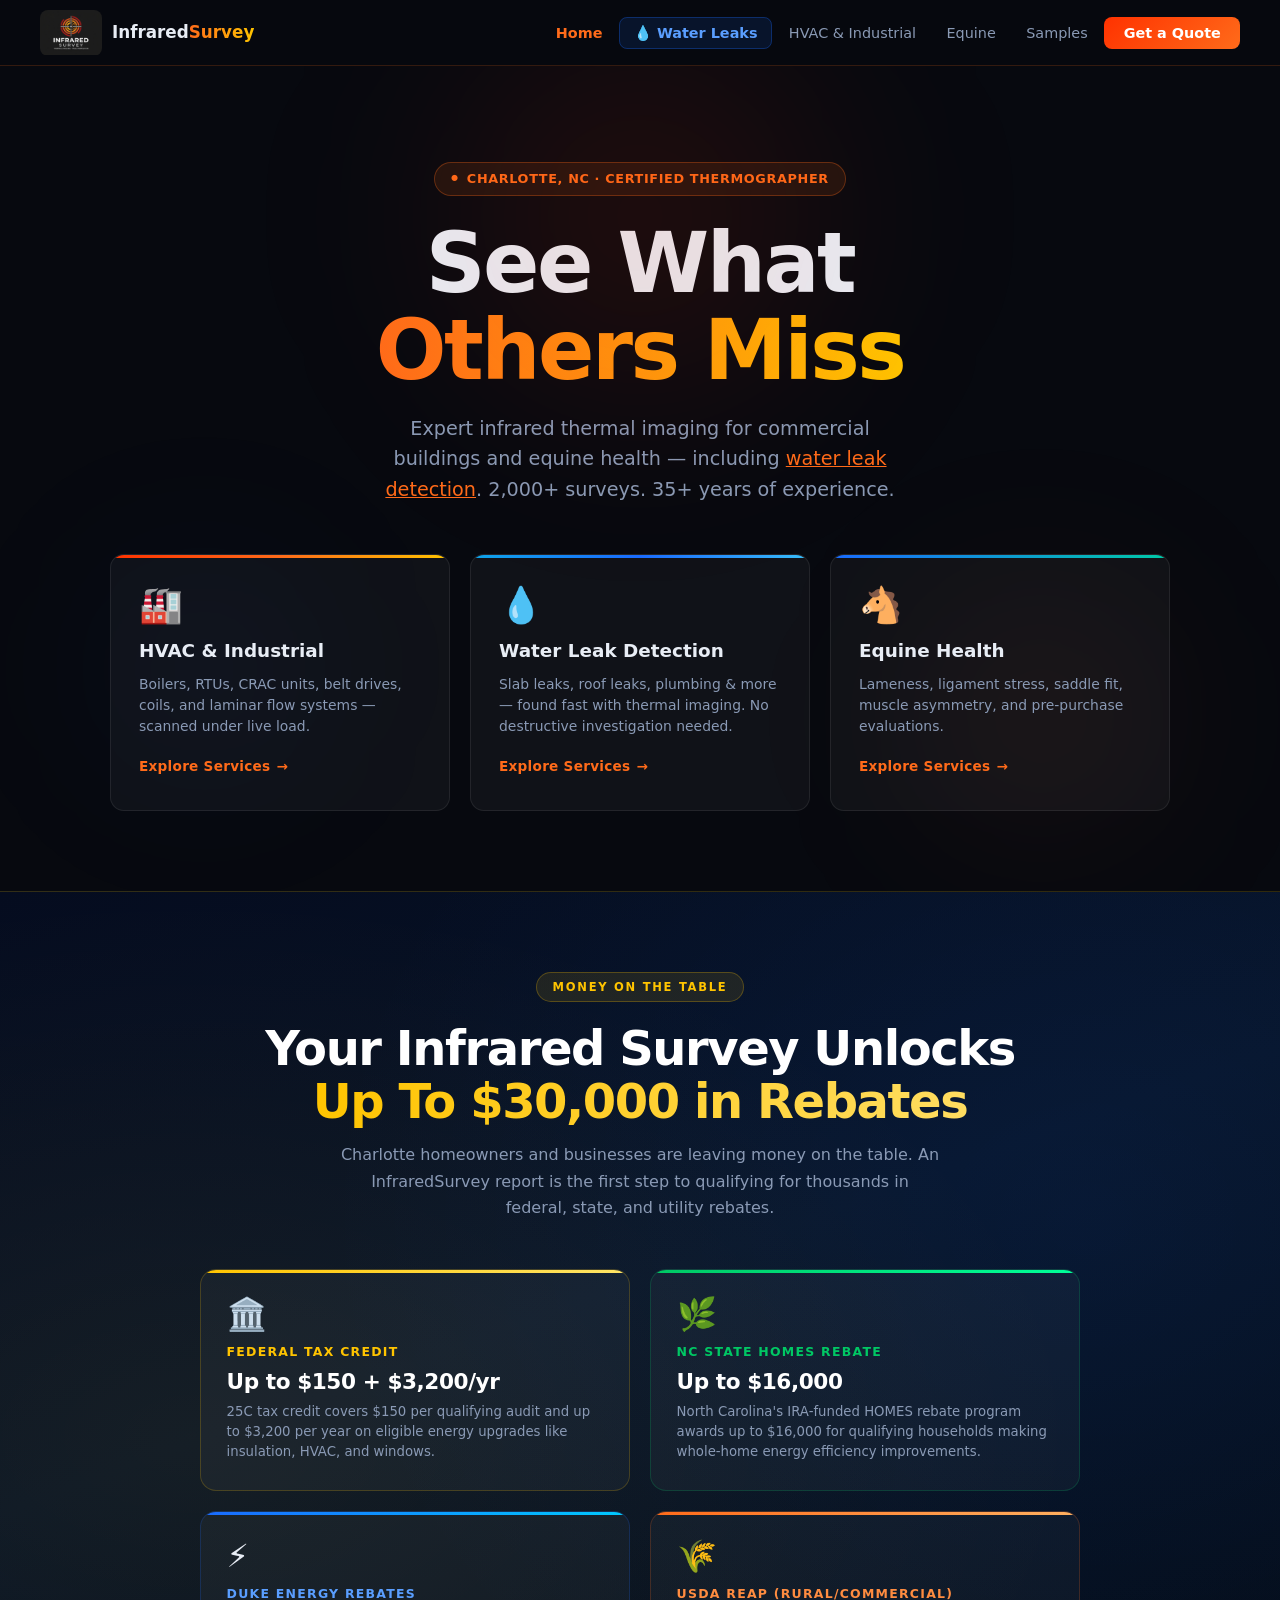
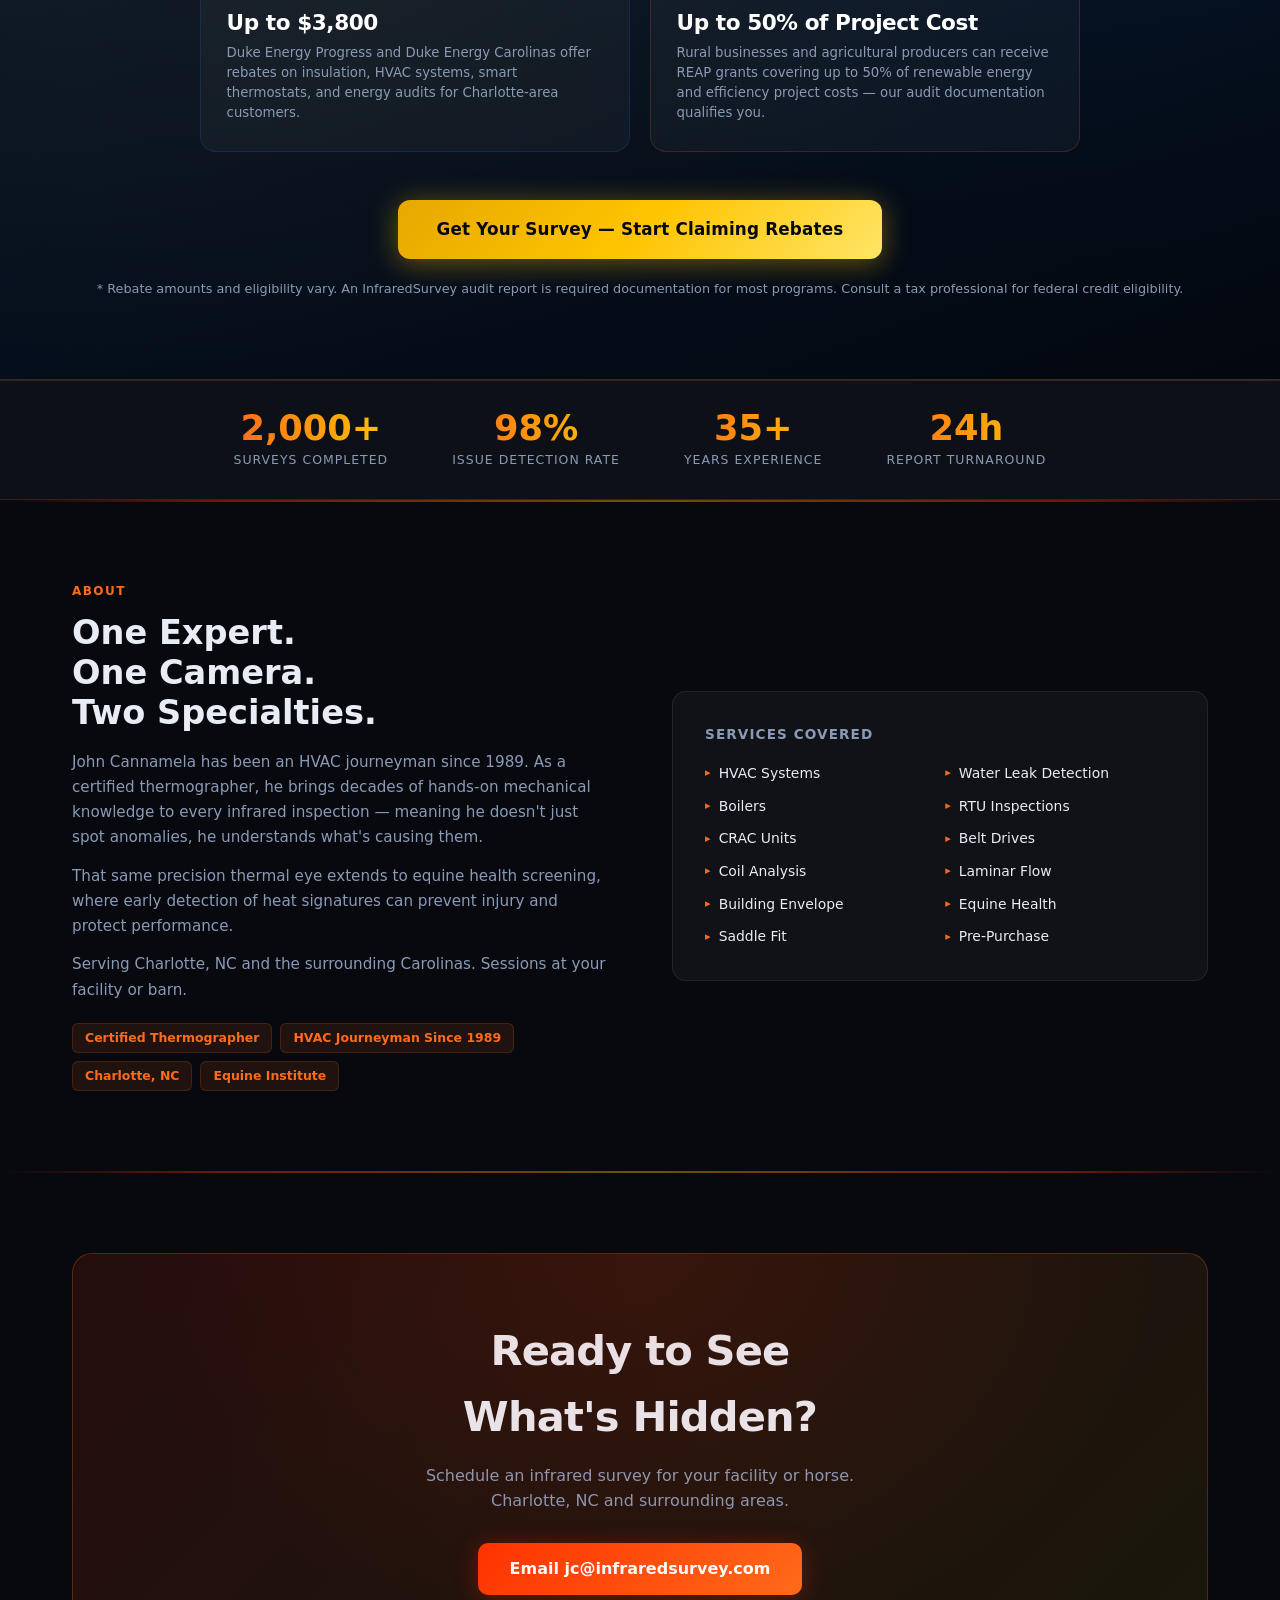
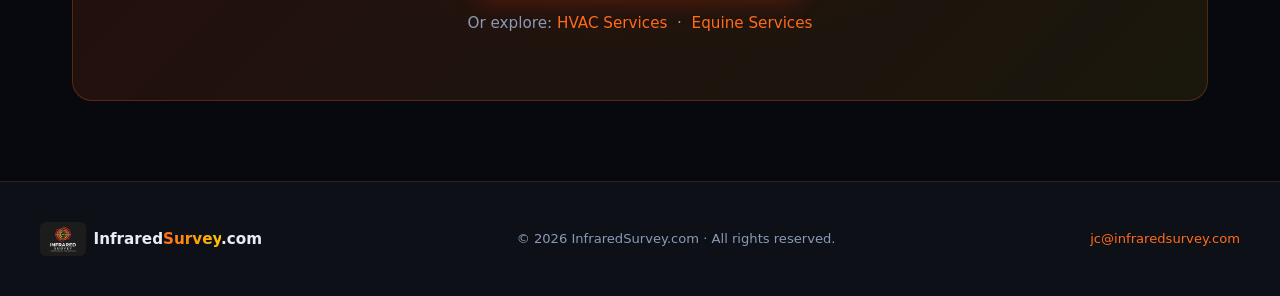
<file: index.html>
<!DOCTYPE html>
<html lang="en">
<head>
  <meta charset="UTF-8">
  <meta name="viewport" content="width=device-width, initial-scale=1.0">

  <title>Infrared Inspection Charlotte NC | Certified Thermographer</title>
  <meta name="description" content="Charlotte NC's certified thermographer for infrared inspection & thermal imaging surveys — including water leak detection, HVAC, and equine. 2,000+ surveys. Call today.">
  <meta name="keywords" content="infrared inspection Charlotte NC, thermal imaging survey Charlotte, certified thermographer Charlotte NC, infrared thermography North Carolina, water leak detection Charlotte NC, HVAC infrared inspection Charlotte, equine thermography Charlotte NC, building envelope survey Charlotte, predictive maintenance Charlotte NC, infrared survey Charlotte, thermal imaging company Charlotte, slab leak detection Charlotte, non-destructive inspection NC, infrared thermographer Waxhaw NC">
  <meta name="author" content="InfraredSurvey.com">
  <meta name="robots" content="index, follow">
  <link rel="canonical" href="https://infraredsurvey.com/">

  <meta name="geo.region" content="US-NC">
  <meta name="geo.placename" content="Charlotte, North Carolina">
  <meta name="geo.position" content="35.2271;-80.8431">
  <meta name="ICBM" content="35.2271, -80.8431">

  <meta property="og:type" content="website">
  <meta property="og:url" content="https://infraredsurvey.com/">
  <meta property="og:title" content="Infrared Inspection Charlotte NC | Certified Thermographer">
  <meta property="og:description" content="Charlotte NC's certified thermographer for infrared inspection & thermal imaging — water leak detection, HVAC, equine. 35+ years, 2,000+ surveys.">
  <meta property="og:locale" content="en_US">

  <script type="application/ld+json">
  {
    "@context": "https://schema.org",
    "@type": "LocalBusiness",
    "name": "InfraredSurvey",
    "description": "Charlotte NC's #1 infrared thermal imaging company. 35+ years experience. Water leak detection, HVAC inspection, building envelope surveys, equine thermography.",
    "url": "https://infraredsurvey.com",
    "telephone": "704-200-6367",
    "email": "jc@infraredsurvey.com",
    "address": {
      "@type": "PostalAddress",
      "addressLocality": "Waxhaw",
      "addressRegion": "NC",
      "addressCountry": "US"
    },
    "areaServed": ["Charlotte NC", "Waxhaw NC", "Matthews NC", "Ballantyne NC"],
    "priceRange": "$$",
    "hasOfferCatalog": {
      "@type": "OfferCatalog",
      "name": "Infrared Inspection Services",
      "itemListElement": [
        {"@type": "Offer", "itemOffered": {"@type": "Service", "name": "Water Leak Detection"}},
        {"@type": "Offer", "itemOffered": {"@type": "Service", "name": "HVAC Infrared Inspection"}},
        {"@type": "Offer", "itemOffered": {"@type": "Service", "name": "Equine Thermography"}},
        {"@type": "Offer", "itemOffered": {"@type": "Service", "name": "Building Envelope Survey"}}
      ]
    }
  }
  </script>

  <link rel="stylesheet" href="styles.css">
  <style>
    /* ── HERO ── */
    .hero {
      position: relative;
      overflow: hidden;
      padding: 6rem 2rem 5rem;
      text-align: center;
    }

    .hero-glow {
      position: absolute;
      border-radius: 50%;
      filter: blur(90px);
      pointer-events: none;
    }
    .glow-1 {
      width: 600px; height: 500px;
      background: radial-gradient(circle, rgba(255,50,0,0.14), transparent 70%);
      top: -100px; left: 50%;
      transform: translateX(-50%);
      animation: pulse 6s ease-in-out infinite;
    }
    .glow-2 {
      width: 350px; height: 350px;
      background: radial-gradient(circle, rgba(255,107,26,0.1), transparent 70%);
      bottom: 0; right: 5%;
      animation: pulse 8s ease-in-out infinite reverse;
    }
    .glow-3 {
      width: 280px; height: 280px;
      background: radial-gradient(circle, rgba(26,107,255,0.09), transparent 70%);
      bottom: 10%; left: 5%;
      animation: pulse 7s ease-in-out infinite 2s;
    }

    .hero-badge {
      display: inline-flex;
      align-items: center;
      gap: 0.5rem;
      background: rgba(255,107,26,0.1);
      border: 1px solid rgba(255,107,26,0.3);
      border-radius: 999px;
      padding: 0.35rem 1rem;
      font-size: 0.8rem;
      font-weight: 600;
      color: var(--orange);
      margin-bottom: 1.5rem;
      letter-spacing: 0.05em;
      text-transform: uppercase;
    }
    .hero-badge::before { content: "●"; font-size: 0.5rem; }

    .hero h1 {
      font-size: clamp(2.8rem, 7vw, 5.2rem);
      font-weight: 900;
      line-height: 1.05;
      letter-spacing: -0.03em;
      margin-bottom: 1.2rem;
    }

    .hero h1 .gradient {
      background: linear-gradient(90deg, var(--orange), var(--yellow), var(--orange));
      background-size: 200%;
      -webkit-background-clip: text;
      -webkit-text-fill-color: transparent;
      background-clip: text;
      animation: shimmer 4s linear infinite;
    }

    .hero-sub {
      color: var(--muted);
      font-size: clamp(1rem, 2vw, 1.2rem);
      max-width: 520px;
      margin: 0 auto 3rem;
    }

    /* ── PATHWAY CARDS ── */
    .pathways {
      display: grid;
      grid-template-columns: repeat(3, 1fr);
      gap: 1.25rem;
      max-width: 1060px;
      margin: 0 auto;
    }

    .pathway-card {
      background: var(--card);
      border: 1px solid var(--border2);
      border-radius: var(--radius);
      padding: 2rem 1.75rem;
      text-align: left;
      text-decoration: none;
      color: var(--text);
      transition: border-color 0.25s, transform 0.25s, box-shadow 0.25s;
      position: relative;
      overflow: hidden;
    }

    .pathway-card::before {
      content: '';
      position: absolute;
      top: 0; left: 0; right: 0;
      height: 3px;
      border-radius: var(--radius) var(--radius) 0 0;
    }

    .pathway-card.hvac::before {
      background: linear-gradient(90deg, var(--red), var(--orange), var(--yellow));
    }

    .pathway-card.water::before {
      background: linear-gradient(90deg, #0ea5e9, #1a6bff, #38bdf8);
    }

    .pathway-card.equine::before {
      background: linear-gradient(90deg, #1a6bff, #00c9a7);
    }

    .pathway-card:hover {
      border-color: rgba(255,107,26,0.45);
      transform: translateY(-4px);
      box-shadow: 0 12px 40px rgba(255,50,0,0.12);
    }

    .pathway-icon {
      font-size: 2.2rem;
      margin-bottom: 0.9rem;
      line-height: 1;
    }

    .pathway-card h2 {
      font-size: 1.15rem;
      font-weight: 700;
      margin-bottom: 0.5rem;
    }

    .pathway-card p {
      font-size: 0.87rem;
      color: var(--muted);
      margin-bottom: 1.25rem;
      line-height: 1.5;
    }

    .pathway-link {
      font-size: 0.85rem;
      font-weight: 700;
      color: var(--orange);
      display: flex;
      align-items: center;
      gap: 6px;
      letter-spacing: 0.02em;
    }

    .pathway-link::after { content: '→'; }

    /* ── ABOUT ── */
    .about-grid {
      display: grid;
      grid-template-columns: 1fr 1fr;
      gap: 4rem;
      align-items: center;
    }

    .about-text h2 {
      font-size: clamp(1.5rem, 3vw, 2.1rem);
      font-weight: 800;
      line-height: 1.2;
      margin-bottom: 1rem;
    }

    .about-text p {
      color: var(--muted);
      font-size: 0.95rem;
      margin-bottom: 0.85rem;
      line-height: 1.65;
    }

    .cert-badges {
      display: flex;
      flex-wrap: wrap;
      gap: 0.5rem;
      margin-top: 1.25rem;
    }

    .badge {
      background: rgba(255,107,26,0.1);
      border: 1px solid var(--border);
      border-radius: 6px;
      padding: 0.25rem 0.75rem;
      font-size: 0.78rem;
      font-weight: 600;
      color: var(--orange);
    }

    .about-panel {
      background: var(--card);
      border: 1px solid var(--border2);
      border-radius: var(--radius);
      padding: 2rem;
    }

    .about-panel h3 {
      font-size: 0.85rem;
      font-weight: 700;
      text-transform: uppercase;
      letter-spacing: 0.08em;
      color: var(--muted);
      margin-bottom: 1rem;
    }

    .service-list {
      list-style: none;
      display: grid;
      grid-template-columns: 1fr 1fr;
      gap: 0.65rem;
    }

    .service-list li {
      font-size: 0.87rem;
      color: var(--text);
      display: flex;
      align-items: center;
      gap: 0.5rem;
    }

    .service-list li::before {
      content: '▸';
      color: var(--orange);
      font-size: 0.7rem;
      flex-shrink: 0;
    }

    /* ── MOBILE ── */
    @media (max-width: 700px) {
      .hero { padding: 4.5rem 1.25rem 3.5rem; }
      .pathways { grid-template-columns: 1fr; max-width: 100%; }
      .about-grid { grid-template-columns: 1fr; gap: 2rem; }
    }
  </style>
</head>
<body>

<!-- NAV -->
<nav>
  <a href="index.html" class="nav-logo">
    <img src="media/logo/company%20logo.jpg" alt="Infrared Survey Logo">
    <span class="nav-logo-text">Infrared<em>Survey</em></span>
  </a>
  <button class="nav-toggle" aria-label="Menu" onclick="document.querySelector('.nav-links').classList.toggle('open')">&#9776;</button>
  <ul class="nav-links">
    <li><a href="index.html" class="active">Home</a></li>
    <li><a href="water-leaks.html" class="nav-water">💧 Water Leaks</a></li>
    <li><a href="hvac.html">HVAC &amp; Industrial</a></li>
    <li><a href="equine.html">Equine</a></li>
    <li><a href="samples.html">Samples</a></li>
    <li><a href="mailto:jc@infraredsurvey.com" class="nav-cta">Get a Quote</a></li>
  </ul>
</nav>

<!-- HERO -->
<section class="hero">
  <div class="hero-glow glow-1"></div>
  <div class="hero-glow glow-2"></div>
  <div class="hero-glow glow-3"></div>

  <div class="hero-badge">Charlotte, NC · Certified Thermographer</div>
  <h1>See What<br><span class="gradient">Others Miss</span></h1>
  <p class="hero-sub">Expert infrared thermal imaging for commercial buildings and equine health — including <a href="water-leaks.html" style="color:var(--orange);text-decoration:underline;">water leak detection</a>. 2,000+ surveys. 35+ years of experience.</p>

  <div class="pathways">
    <a href="hvac.html" class="pathway-card hvac">
      <div class="pathway-icon">🏭</div>
      <h2>HVAC &amp; Industrial</h2>
      <p>Boilers, RTUs, CRAC units, belt drives, coils, and laminar flow systems — scanned under live load.</p>
      <span class="pathway-link">Explore Services</span>
    </a>
    <a href="water-leaks.html" class="pathway-card water">
      <div class="pathway-icon">💧</div>
      <h2>Water Leak Detection</h2>
      <p>Slab leaks, roof leaks, plumbing &amp; more — found fast with thermal imaging. No destructive investigation needed.</p>
      <span class="pathway-link">Explore Services</span>
    </a>
    <a href="equine.html" class="pathway-card equine">
      <div class="pathway-icon">🐴</div>
      <h2>Equine Health</h2>
      <p>Lameness, ligament stress, saddle fit, muscle asymmetry, and pre-purchase evaluations.</p>
      <span class="pathway-link">Explore Services</span>
    </a>
  </div>
</section>

<!-- REBATES -->
<section class="rebates-section">
  <div class="rebates-inner">
    <div class="rebates-label">Money on the Table</div>
    <h2 class="rebates-headline">Your Infrared Survey Unlocks<br><span class="rebates-amount">Up To $30,000 in Rebates</span></h2>
    <p class="rebates-sub">Charlotte homeowners and businesses are leaving money on the table. An InfraredSurvey report is the first step to qualifying for thousands in federal, state, and utility rebates.</p>

    <div class="rebates-grid">
      <div class="rebate-card federal">
        <div class="rebate-icon">🏛️</div>
        <div class="rebate-name">Federal Tax Credit</div>
        <div class="rebate-amount">Up to $150 + $3,200/yr</div>
        <div class="rebate-desc">25C tax credit covers $150 per qualifying audit and up to $3,200 per year on eligible energy upgrades like insulation, HVAC, and windows.</div>
      </div>
      <div class="rebate-card state">
        <div class="rebate-icon">🌿</div>
        <div class="rebate-name">NC State HOMES Rebate</div>
        <div class="rebate-amount">Up to $16,000</div>
        <div class="rebate-desc">North Carolina's IRA-funded HOMES rebate program awards up to $16,000 for qualifying households making whole-home energy efficiency improvements.</div>
      </div>
      <div class="rebate-card duke">
        <div class="rebate-icon">⚡</div>
        <div class="rebate-name">Duke Energy Rebates</div>
        <div class="rebate-amount">Up to $3,800</div>
        <div class="rebate-desc">Duke Energy Progress and Duke Energy Carolinas offer rebates on insulation, HVAC systems, smart thermostats, and energy audits for Charlotte-area customers.</div>
      </div>
      <div class="rebate-card usda">
        <div class="rebate-icon">🌾</div>
        <div class="rebate-name">USDA REAP (Rural/Commercial)</div>
        <div class="rebate-amount">Up to 50% of Project Cost</div>
        <div class="rebate-desc">Rural businesses and agricultural producers can receive REAP grants covering up to 50% of renewable energy and efficiency project costs — our audit documentation qualifies you.</div>
      </div>
    </div>

    <a href="mailto:jc@infraredsurvey.com" class="rebates-cta">Get Your Survey — Start Claiming Rebates</a>
    <p class="rebates-note">* Rebate amounts and eligibility vary. An InfraredSurvey audit report is required documentation for most programs. Consult a tax professional for federal credit eligibility.</p>
  </div>
</section>

<!-- STATS -->
<div class="stats-bar">
  <div class="stats-inner">
    <div class="stat">
      <div class="stat-num">2,000+</div>
      <div class="stat-label">Surveys Completed</div>
    </div>
    <div class="stat">
      <div class="stat-num">98%</div>
      <div class="stat-label">Issue Detection Rate</div>
    </div>
    <div class="stat">
      <div class="stat-num">35+</div>
      <div class="stat-label">Years Experience</div>
    </div>
    <div class="stat">
      <div class="stat-num">24h</div>
      <div class="stat-label">Report Turnaround</div>
    </div>
  </div>
</div>

<div class="thermal-divider"></div>

<!-- ABOUT -->
<div class="section-wrap">
  <div class="about-grid">
    <div class="about-text">
      <div class="section-label">About</div>
      <h2>One Expert.<br>One Camera.<br>Two Specialties.</h2>
      <p>John Cannamela has been an HVAC journeyman since 1989. As a certified thermographer, he brings decades of hands-on mechanical knowledge to every infrared inspection — meaning he doesn't just spot anomalies, he understands what's causing them.</p>
      <p>That same precision thermal eye extends to equine health screening, where early detection of heat signatures can prevent injury and protect performance.</p>
      <p>Serving Charlotte, NC and the surrounding Carolinas. Sessions at your facility or barn.</p>
      <div class="cert-badges">
        <span class="badge">Certified Thermographer</span>
        <span class="badge">HVAC Journeyman Since 1989</span>
        <span class="badge">Charlotte, NC</span>
        <span class="badge">Equine Institute</span>
      </div>
    </div>
    <div class="about-panel">
      <h3>Services Covered</h3>
      <ul class="service-list">
        <li>HVAC Systems</li>
        <li>Water Leak Detection</li>
        <li>Boilers</li>
        <li>RTU Inspections</li>
        <li>CRAC Units</li>
        <li>Belt Drives</li>
        <li>Coil Analysis</li>
        <li>Laminar Flow</li>
        <li>Building Envelope</li>
        <li>Equine Health</li>
        <li>Saddle Fit</li>
        <li>Pre-Purchase</li>
      </ul>
    </div>
  </div>
</div>

<div class="thermal-divider"></div>

<!-- CTA -->
<div class="section-wrap">
  <div class="cta-banner">
    <h2>Ready to See<br>What's Hidden?</h2>
    <p class="cta-sub">Schedule an infrared survey for your facility or horse. Charlotte, NC and surrounding areas.</p>
    <a href="mailto:jc@infraredsurvey.com" class="btn-primary">Email jc@infraredsurvey.com</a>
    <div class="cta-contact">
      Or explore:
      <a href="hvac.html">HVAC Services</a> &nbsp;·&nbsp;
      <a href="equine.html">Equine Services</a>
    </div>
  </div>
</div>

<!-- FOOTER -->
<footer>
  <div class="footer-logo">
    <img src="media/logo/company%20logo.jpg" alt="Infrared Survey">
    <span class="footer-logo-text">Infrared<span>Survey</span>.com</span>
  </div>
  <p>© 2026 InfraredSurvey.com · All rights reserved.</p>
  <p><a href="mailto:jc@infraredsurvey.com">jc@infraredsurvey.com</a></p>
</footer>

</body>
</html>
</file>
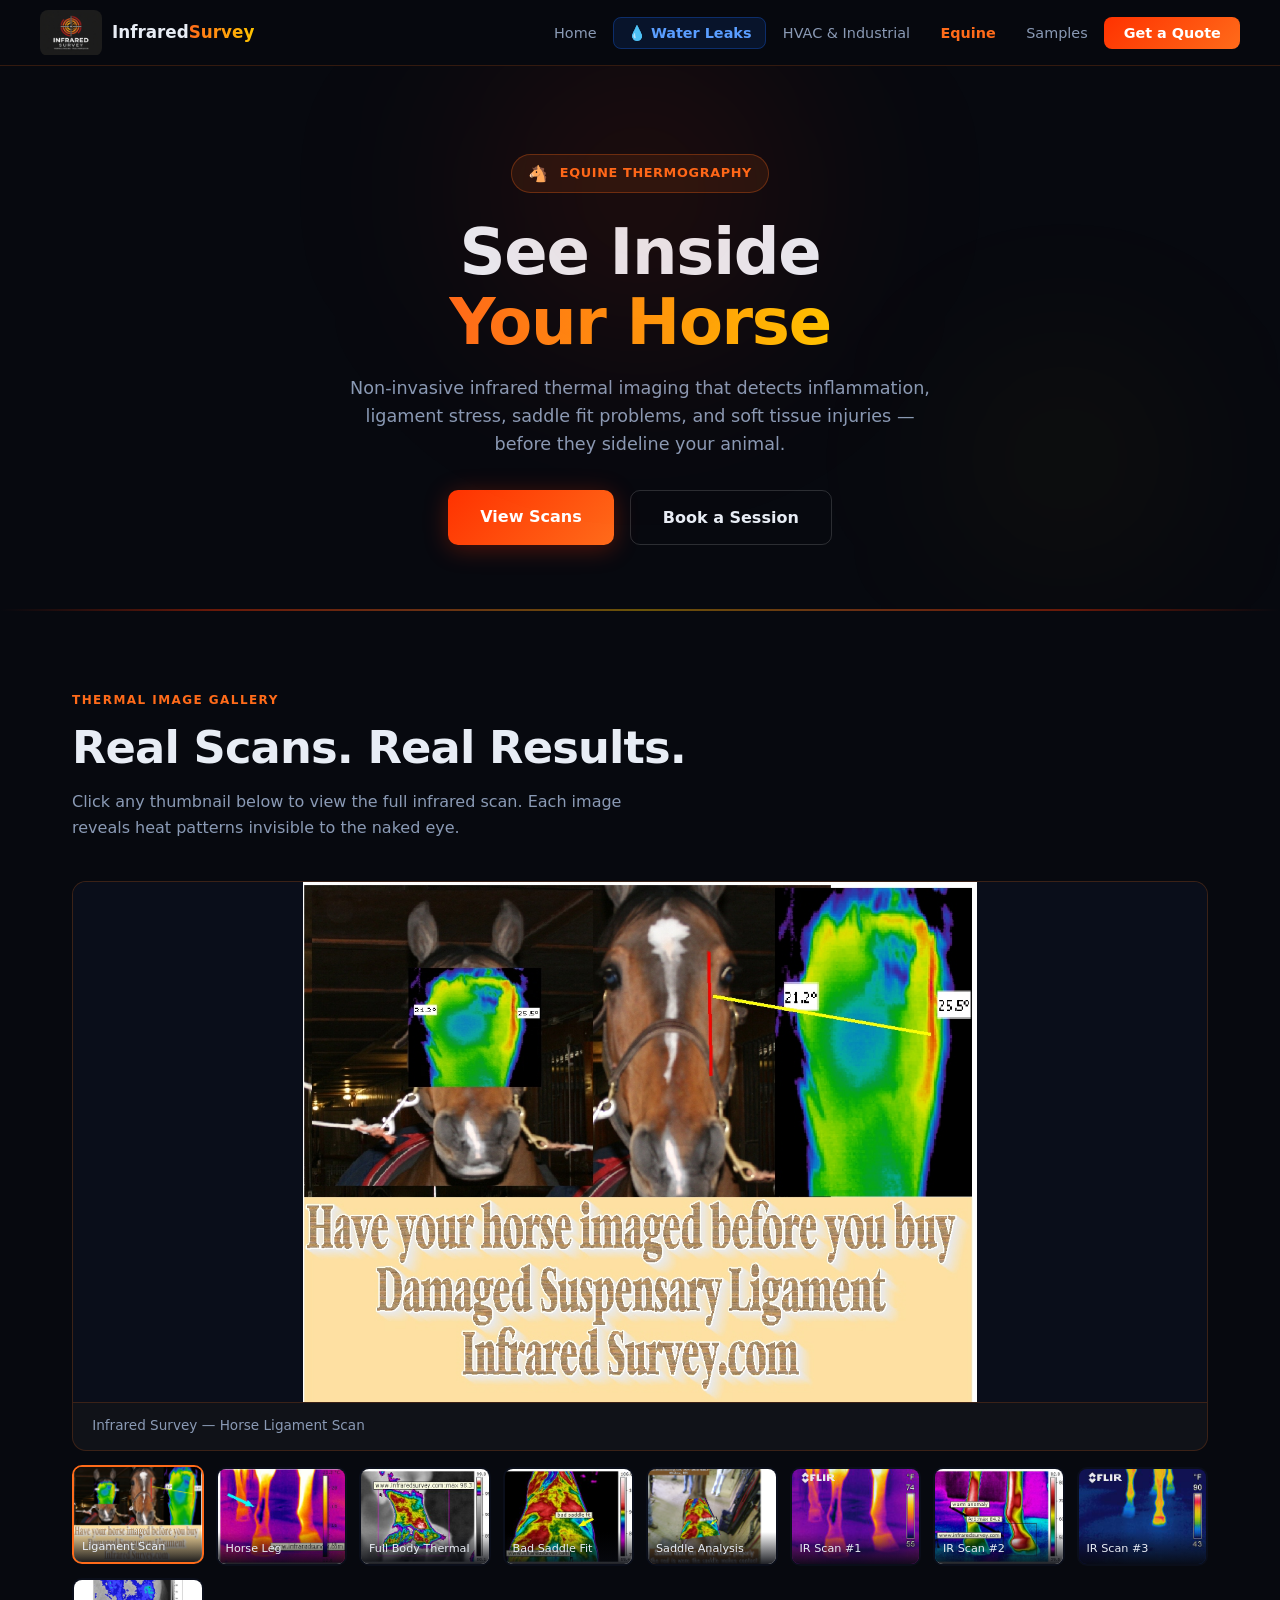
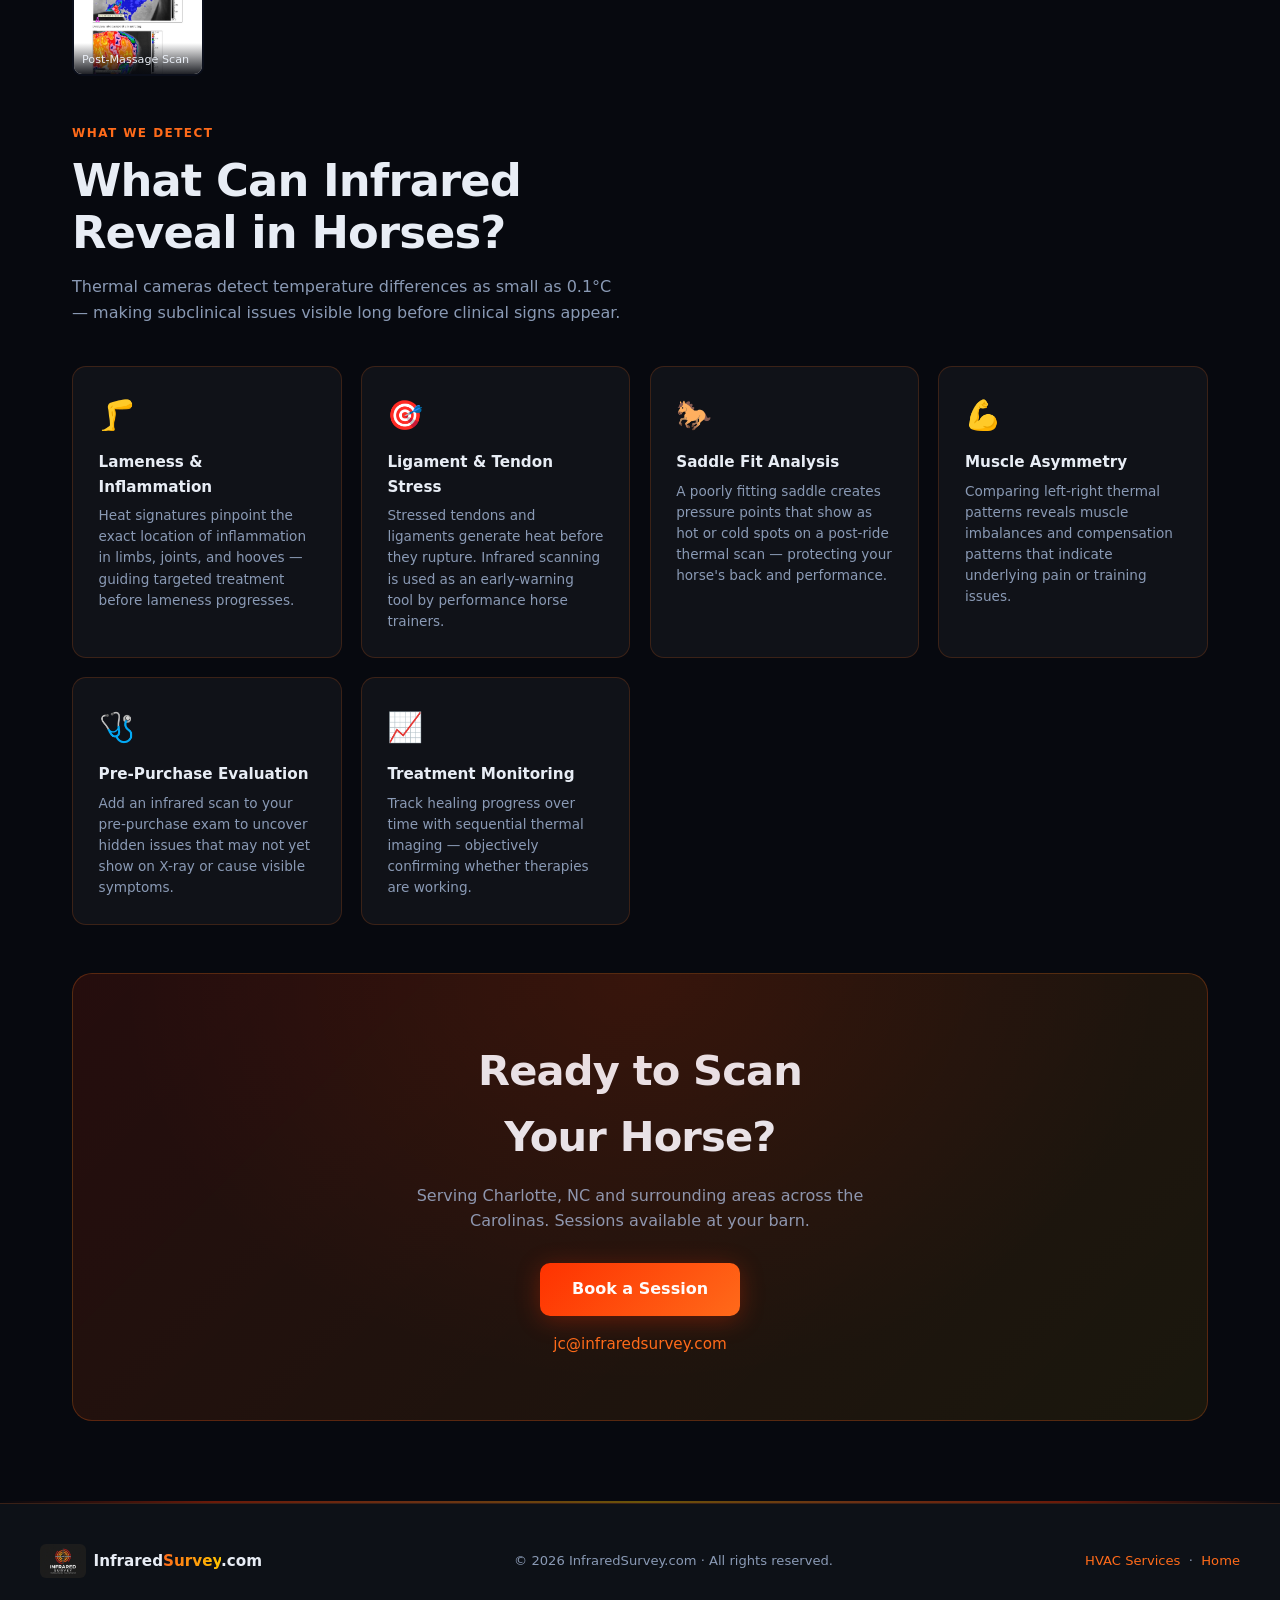
<file: equine.html>
<!DOCTYPE html>
<html lang="en">
<head>
  <meta charset="UTF-8">
  <meta name="viewport" content="width=device-width, initial-scale=1.0">

  <title>Equine Infrared Thermography Charlotte NC | Horse Thermal Imaging</title>
  <meta name="description" content="Equine infrared thermography in Charlotte NC — detect horse lameness, ligament stress, saddle fit problems & inflammation before injury. Certified thermographer. Book a session.">
  <meta name="keywords" content="equine infrared thermography Charlotte NC, horse thermal imaging, equine thermography North Carolina, horse lameness detection infrared, saddle fit infrared scan Charlotte, equine IR survey, horse ligament infrared, equine thermographer Charlotte, horse injury detection thermal imaging, pre-purchase equine infrared, horse muscle asymmetry thermal, equine health screening Charlotte NC">
  <meta name="author" content="InfraredSurvey.com">
  <meta name="robots" content="index, follow">
  <link rel="canonical" href="https://infraredsurvey.com/equine.html">

  <meta property="og:type" content="website">
  <meta property="og:url" content="https://infraredsurvey.com/equine.html">
  <meta property="og:title" content="Equine Infrared Thermography Charlotte NC | Horse Thermal Imaging">
  <meta property="og:description" content="Detect horse lameness, ligament stress & saddle fit problems with infrared thermography in Charlotte NC. Non-invasive, certified thermographer, 35+ years experience.">
  <meta property="og:locale" content="en_US">

  <script type="application/ld+json">
  {
    "@context": "https://schema.org",
    "@type": "Service",
    "name": "Equine Infrared Thermal Imaging",
    "provider": {
      "@type": "LocalBusiness",
      "name": "Infrared Survey",
      "url": "https://infraredsurvey.com",
      "email": "jc@infraredsurvey.com",
      "address": { "@type": "PostalAddress", "addressLocality": "Charlotte", "addressRegion": "NC", "addressCountry": "US" }
    },
    "description": "Non-invasive infrared thermal imaging for horses. Detects inflammation, ligament stress, saddle fit issues, and soft tissue injuries.",
    "areaServed": "Charlotte, NC and surrounding Carolinas"
  }
  </script>

  <link rel="stylesheet" href="styles.css">
  <style>
    /* ── PAGE HERO ── */
    .page-hero {
      position: relative;
      overflow: hidden;
      min-height: 50vh;
      display: flex;
      align-items: center;
      justify-content: center;
      text-align: center;
      padding: 5.5rem 2rem 4rem;
    }

    .glow {
      position: absolute;
      border-radius: 50%;
      filter: blur(90px);
      pointer-events: none;
    }
    .glow-1 {
      width: 500px; height: 450px;
      background: radial-gradient(circle, rgba(255,50,0,0.14), transparent 70%);
      top: -100px; left: 50%;
      transform: translateX(-50%);
      animation: pulse 6s ease-in-out infinite;
    }
    .glow-2 {
      width: 300px; height: 300px;
      background: radial-gradient(circle, rgba(255,196,0,0.08), transparent 70%);
      bottom: 0; right: 5%;
      animation: pulse 8s ease-in-out infinite reverse;
    }

    .hero-badge {
      display: inline-flex;
      align-items: center;
      gap: 0.5rem;
      background: rgba(255,107,26,0.1);
      border: 1px solid rgba(255,107,26,0.3);
      border-radius: 999px;
      padding: 0.35rem 1rem;
      font-size: 0.8rem;
      font-weight: 600;
      color: var(--orange);
      margin-bottom: 1.5rem;
      letter-spacing: 0.05em;
      text-transform: uppercase;
    }
    .hero-badge::before { content: "🐴"; font-size: 1rem; margin-right: 0.2rem; }

    .page-hero h1 {
      font-size: clamp(2.2rem, 5vw, 4rem);
      font-weight: 800;
      line-height: 1.1;
      letter-spacing: -0.02em;
      margin-bottom: 1rem;
    }

    .page-hero h1 .gradient {
      background: linear-gradient(90deg, var(--orange), var(--yellow), var(--orange));
      background-size: 200%;
      -webkit-background-clip: text;
      -webkit-text-fill-color: transparent;
      background-clip: text;
      animation: shimmer 4s linear infinite;
    }

    .page-hero p {
      font-size: 1.1rem;
      color: var(--muted);
      max-width: 580px;
      margin: 0 auto 2rem;
    }

    .hero-actions {
      display: flex;
      gap: 1rem;
      justify-content: center;
      flex-wrap: wrap;
    }

    /* ── GALLERY ── */
    .gallery-viewer {
      background: var(--card);
      border: 1px solid var(--border);
      border-radius: var(--radius);
      overflow: hidden;
      margin-bottom: 1rem;
    }

    .gallery-viewer img {
      width: 100%;
      max-height: 520px;
      object-fit: contain;
      display: block;
      background: #0a0e1a;
      transition: opacity 0.2s;
    }

    .gallery-caption {
      padding: 0.8rem 1.2rem;
      font-size: 0.85rem;
      color: var(--muted);
      border-top: 1px solid var(--border);
    }

    /* Thumbnail grid */
    .gallery-thumbs {
      display: grid;
      grid-template-columns: repeat(auto-fill, minmax(130px, 1fr));
      gap: 0.75rem;
      margin-bottom: 3rem;
    }

    .thumb-item {
      position: relative;
      border-radius: 10px;
      overflow: hidden;
      border: 2px solid transparent;
      cursor: pointer;
      transition: border-color 0.2s, transform 0.2s;
      aspect-ratio: 4/3;
      background: #0a0e1a;
    }
    .thumb-item:hover, .thumb-item.active {
      border-color: var(--orange);
      transform: translateY(-2px);
    }
    .thumb-item img {
      width: 100%; height: 100%;
      object-fit: cover;
      display: block;
    }
    .thumb-item .thumb-label {
      position: absolute;
      bottom: 0; left: 0; right: 0;
      background: linear-gradient(to top, rgba(7,9,15,0.9), transparent);
      padding: 0.5rem 0.5rem 0.35rem;
      font-size: 0.7rem;
      color: var(--text);
      font-weight: 500;
    }

    /* ── USE CASES ── */
    .use-grid {
      display: grid;
      grid-template-columns: repeat(auto-fill, minmax(240px, 1fr));
      gap: 1.2rem;
      margin-bottom: 3rem;
    }

    .use-card {
      background: var(--card);
      border: 1px solid var(--border);
      border-radius: var(--radius);
      padding: 1.6rem;
      transition: border-color 0.25s;
    }
    .use-card:hover { border-color: rgba(255,107,26,0.4); }
    .use-card .icon { font-size: 1.8rem; margin-bottom: 0.75rem; }
    .use-card h3 { font-size: 0.95rem; font-weight: 700; margin-bottom: 0.4rem; }
    .use-card p  { font-size: 0.85rem; color: var(--muted); line-height: 1.55; }

    /* ── MOBILE ── */
    @media (max-width: 700px) {
      .page-hero { min-height: auto; padding: 4rem 1.25rem 3rem; }
      .gallery-thumbs { grid-template-columns: repeat(auto-fill, minmax(100px, 1fr)); }
      .use-grid { grid-template-columns: 1fr; }
    }
  </style>
</head>
<body>

<!-- NAV -->
<nav>
  <a href="index.html" class="nav-logo">
    <img src="media/logo/company%20logo.jpg" alt="Infrared Survey Logo">
    <span class="nav-logo-text">Infrared<em>Survey</em></span>
  </a>
  <button class="nav-toggle" aria-label="Menu" onclick="document.querySelector('.nav-links').classList.toggle('open')">&#9776;</button>
  <ul class="nav-links">
    <li><a href="index.html">Home</a></li>
    <li><a href="water-leaks.html" class="nav-water">💧 Water Leaks</a></li>
    <li><a href="hvac.html">HVAC &amp; Industrial</a></li>
    <li><a href="equine.html" class="active">Equine</a></li>
    <li><a href="samples.html">Samples</a></li>
    <li><a href="mailto:jc@infraredsurvey.com" class="nav-cta">Get a Quote</a></li>
  </ul>
</nav>

<!-- HERO -->
<section class="page-hero">
  <div class="glow glow-1"></div>
  <div class="glow glow-2"></div>
  <div>
    <div class="hero-badge">Equine Thermography</div>
    <h1>See Inside<br><span class="gradient">Your Horse</span></h1>
    <p>Non-invasive infrared thermal imaging that detects inflammation, ligament stress, saddle fit problems, and soft tissue injuries — before they sideline your animal.</p>
    <div class="hero-actions">
      <a href="#gallery" class="btn-primary">View Scans</a>
      <a href="mailto:jc@infraredsurvey.com" class="btn-outline">Book a Session</a>
    </div>
  </div>
</section>

<div class="thermal-divider"></div>

<!-- GALLERY -->
<div class="section-wrap" id="gallery">
  <div class="section-label">Thermal Image Gallery</div>
  <h2 class="section-title">Real Scans. Real Results.</h2>
  <p class="section-sub">Click any thumbnail below to view the full infrared scan. Each image reveals heat patterns invisible to the naked eye.</p>

  <div class="gallery-viewer">
    <img id="main-img" src="media/horse IR/Infrared Survey horse ligament .jpg" alt="Infrared scan of horse ligament">
    <div class="gallery-caption" id="main-caption">Infrared Survey — Horse Ligament Scan</div>
  </div>

  <div class="gallery-thumbs">
    <div class="thumb-item active" onclick="setMain(this, 'media/horse IR/Infrared Survey horse ligament .jpg', 'Infrared Survey — Horse Ligament Scan')">
      <img src="media/horse IR/Infrared Survey horse ligament .jpg" alt="Horse ligament">
      <div class="thumb-label">Ligament Scan</div>
    </div>
    <div class="thumb-item" onclick="setMain(this, 'media/horse IR/horse leg.jpg', 'Horse Leg — Infrared Thermal Scan')">
      <img src="media/horse IR/horse leg.jpg" alt="Horse leg IR">
      <div class="thumb-label">Horse Leg</div>
    </div>
    <div class="thumb-item" onclick="setMain(this, 'media/horse IR/dons horse.jpg', 'Don\'s Horse — Full Body Thermal')">
      <img src="media/horse IR/dons horse.jpg" alt="Don's horse IR">
      <div class="thumb-label">Full Body Thermal</div>
    </div>
    <div class="thumb-item" onclick="setMain(this, 'media/horse IR/bad saddle fit.jpg', 'Bad Saddle Fit — Heat Pattern Analysis')">
      <img src="media/horse IR/bad saddle fit.jpg" alt="Bad saddle fit">
      <div class="thumb-label">Bad Saddle Fit</div>
    </div>
    <div class="thumb-item" onclick="setMain(this, 'media/horse IR/saddle isc.jpg', 'Saddle Fit — ISC Infrared Analysis')">
      <img src="media/horse IR/saddle isc.jpg" alt="Saddle ISC">
      <div class="thumb-label">Saddle Analysis</div>
    </div>
    <div class="thumb-item" onclick="setMain(this, 'media/horse IR/IR_0742.jpg', 'Infrared Scan — IR_0742')">
      <img src="media/horse IR/IR_0742.jpg" alt="IR scan 0742">
      <div class="thumb-label">IR Scan #1</div>
    </div>
    <div class="thumb-item" onclick="setMain(this, 'media/horse IR/IR_0755.jpg', 'Infrared Scan — IR_0755')">
      <img src="media/horse IR/IR_0755.jpg" alt="IR scan 0755">
      <div class="thumb-label">IR Scan #2</div>
    </div>
    <div class="thumb-item" onclick="setMain(this, 'media/horse IR/IR_0768.jpg', 'Infrared Scan — IR_0768')">
      <img src="media/horse IR/IR_0768.jpg" alt="IR scan 0768">
      <div class="thumb-label">IR Scan #3</div>
    </div>
    <div class="thumb-item" onclick="setMain(this, 'media/horse IR/trial Tenn walking  after massage sample.jpg', 'Tennessee Walking Horse — Post-Massage Thermal')">
      <img src="media/horse IR/trial Tenn walking  after massage sample.jpg" alt="Tennessee Walking horse after massage">
      <div class="thumb-label">Post-Massage Scan</div>
    </div>
  </div>

  <!-- USE CASES -->
  <div class="section-label">What We Detect</div>
  <h2 class="section-title">What Can Infrared<br>Reveal in Horses?</h2>
  <p class="section-sub">Thermal cameras detect temperature differences as small as 0.1°C — making subclinical issues visible long before clinical signs appear.</p>

  <div class="use-grid">
    <div class="use-card">
      <div class="icon">🦵</div>
      <h3>Lameness &amp; Inflammation</h3>
      <p>Heat signatures pinpoint the exact location of inflammation in limbs, joints, and hooves — guiding targeted treatment before lameness progresses.</p>
    </div>
    <div class="use-card">
      <div class="icon">🎯</div>
      <h3>Ligament &amp; Tendon Stress</h3>
      <p>Stressed tendons and ligaments generate heat before they rupture. Infrared scanning is used as an early-warning tool by performance horse trainers.</p>
    </div>
    <div class="use-card">
      <div class="icon">🐎</div>
      <h3>Saddle Fit Analysis</h3>
      <p>A poorly fitting saddle creates pressure points that show as hot or cold spots on a post-ride thermal scan — protecting your horse's back and performance.</p>
    </div>
    <div class="use-card">
      <div class="icon">💪</div>
      <h3>Muscle Asymmetry</h3>
      <p>Comparing left-right thermal patterns reveals muscle imbalances and compensation patterns that indicate underlying pain or training issues.</p>
    </div>
    <div class="use-card">
      <div class="icon">🩺</div>
      <h3>Pre-Purchase Evaluation</h3>
      <p>Add an infrared scan to your pre-purchase exam to uncover hidden issues that may not yet show on X-ray or cause visible symptoms.</p>
    </div>
    <div class="use-card">
      <div class="icon">📈</div>
      <h3>Treatment Monitoring</h3>
      <p>Track healing progress over time with sequential thermal imaging — objectively confirming whether therapies are working.</p>
    </div>
  </div>

  <!-- CTA -->
  <div class="cta-banner">
    <h2>Ready to Scan<br>Your Horse?</h2>
    <p class="cta-sub">Serving Charlotte, NC and surrounding areas across the Carolinas. Sessions available at your barn.</p>
    <a href="mailto:jc@infraredsurvey.com" class="btn-primary">Book a Session</a>
    <div class="cta-contact">
      <a href="mailto:jc@infraredsurvey.com">jc@infraredsurvey.com</a>
    </div>
  </div>
</div>

<div class="thermal-divider"></div>

<!-- FOOTER -->
<footer>
  <div class="footer-logo">
    <img src="media/logo/company%20logo.jpg" alt="Infrared Survey">
    <span class="footer-logo-text">Infrared<span>Survey</span>.com</span>
  </div>
  <p>© 2026 InfraredSurvey.com · All rights reserved.</p>
  <p><a href="hvac.html">HVAC Services</a> &nbsp;·&nbsp; <a href="index.html">Home</a></p>
</footer>

<script>
function setMain(thumb, src, caption) {
  document.getElementById('main-img').src = src;
  document.getElementById('main-caption').textContent = caption;
  document.querySelectorAll('.thumb-item').forEach(t => t.classList.remove('active'));
  thumb.classList.add('active');
}
</script>

</body>
</html>
</file>
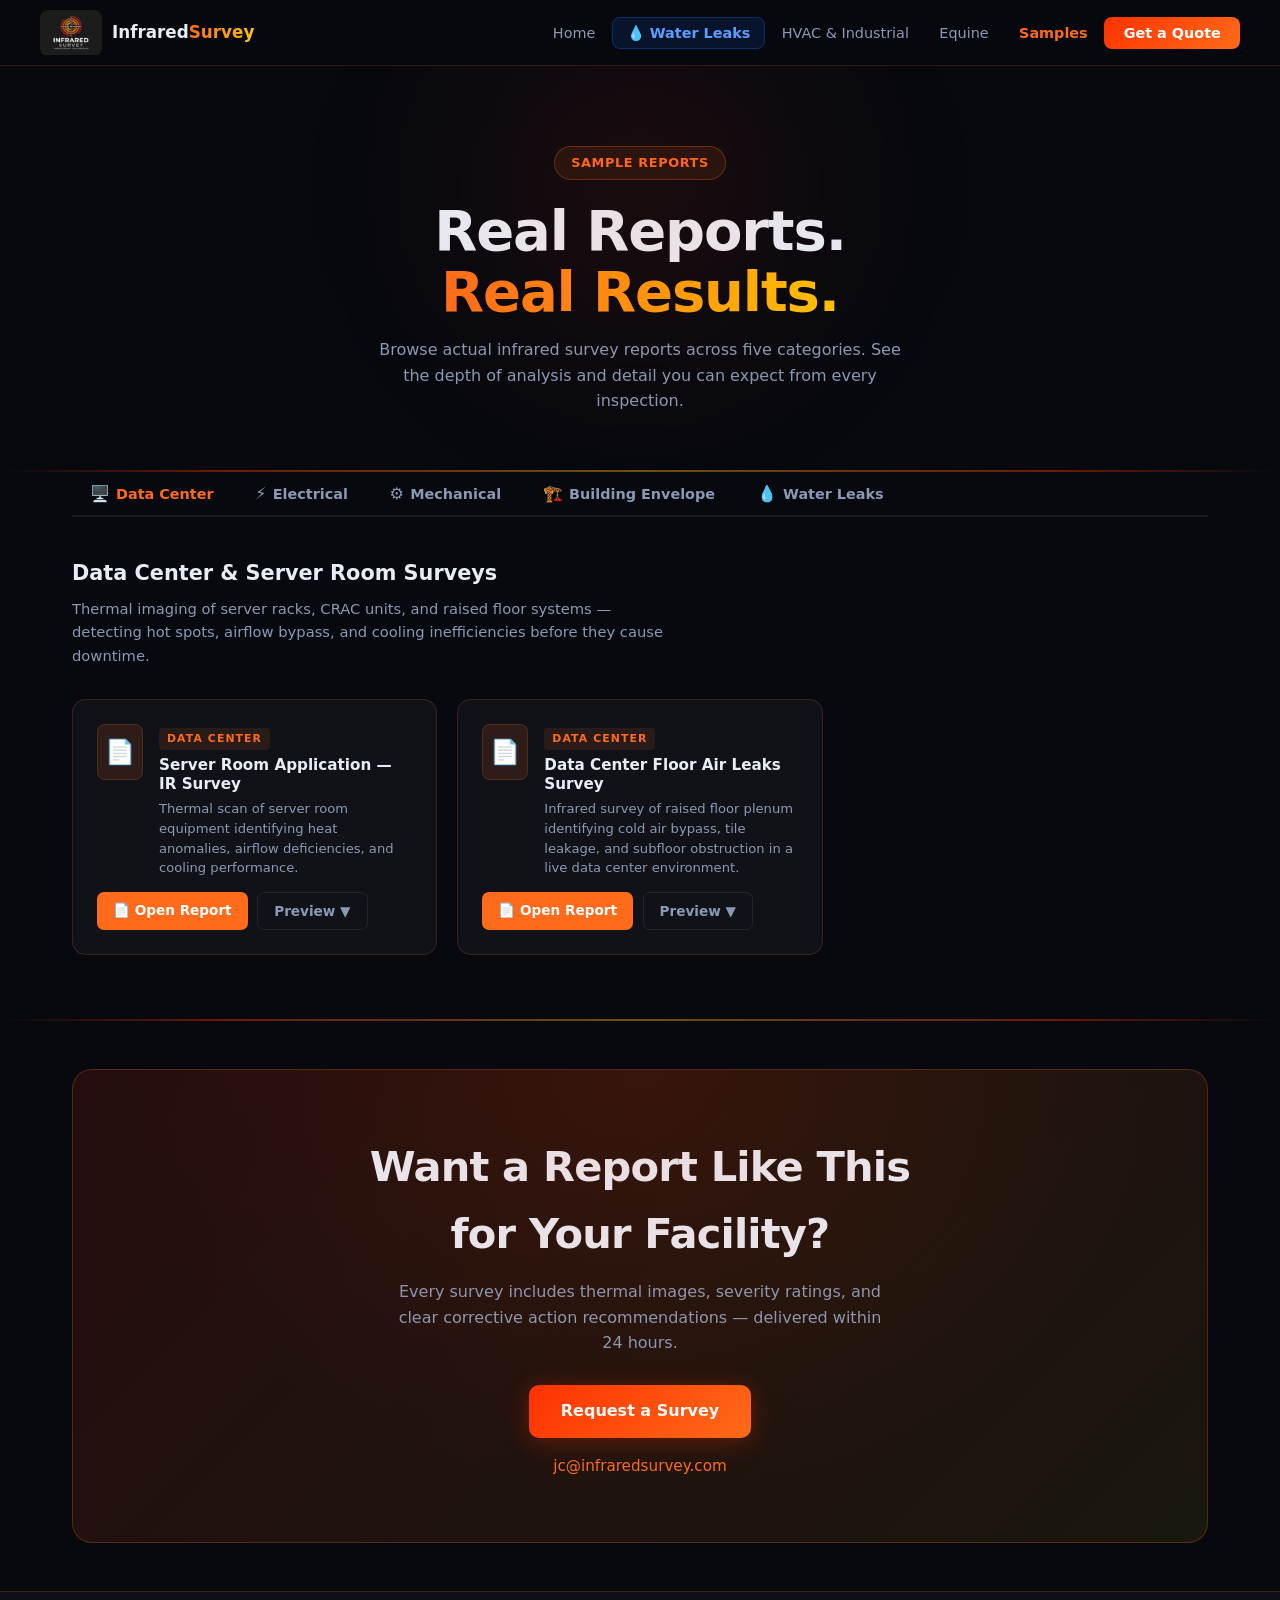
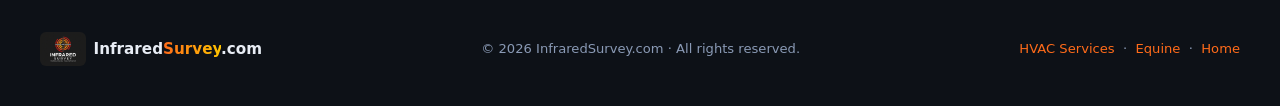
<file: samples.html>
<!DOCTYPE html>
<html lang="en">
<head>
  <meta charset="UTF-8">
  <meta name="viewport" content="width=device-width, initial-scale=1.0">

  <title>Infrared Survey Sample Reports Charlotte NC | Thermal Imaging</title>
  <meta name="description" content="Real infrared thermal imaging reports from Charlotte NC surveys — data center, electrical, boiler, building envelope & water leak detection. See the level of detail before you hire.">
  <meta name="keywords" content="infrared survey samples Charlotte NC, thermal imaging reports Charlotte, sample IR report water leak, sample HVAC infrared report, boiler infrared sample report, building envelope thermal report Charlotte, electrical infrared survey sample, data center thermal imaging report NC">
  <meta name="author" content="InfraredSurvey.com">
  <meta name="robots" content="index, follow">
  <link rel="canonical" href="https://infraredsurvey.com/samples.html">

  <meta property="og:type" content="website">
  <meta property="og:url" content="https://infraredsurvey.com/samples.html">
  <meta property="og:title" content="Infrared Survey Sample Reports Charlotte NC | Thermal Imaging">
  <meta property="og:description" content="Real infrared thermal imaging reports from Charlotte NC surveys — data center, electrical, boiler, building envelope & water leak. See what you get before you hire.">
  <meta property="og:locale" content="en_US">

  <link rel="stylesheet" href="styles.css">
  <style>
    /* ── PAGE HERO ── */
    .page-hero {
      position: relative;
      overflow: hidden;
      padding: 5rem 2rem 3.5rem;
      text-align: center;
    }

    .hero-glow {
      position: absolute;
      border-radius: 50%;
      filter: blur(90px);
      pointer-events: none;
    }
    .glow-1 {
      width: 500px; height: 400px;
      background: radial-gradient(circle, rgba(255,50,0,0.13), transparent 70%);
      top: -80px; left: 50%;
      transform: translateX(-50%);
      animation: pulse 6s ease-in-out infinite;
    }

    .page-hero-badge {
      display: inline-flex;
      align-items: center;
      gap: 0.5rem;
      background: rgba(255,107,26,0.1);
      border: 1px solid rgba(255,107,26,0.3);
      border-radius: 999px;
      padding: 0.35rem 1rem;
      font-size: 0.8rem;
      font-weight: 600;
      color: var(--orange);
      margin-bottom: 1.25rem;
      letter-spacing: 0.05em;
      text-transform: uppercase;
    }

    .page-hero h1 {
      font-size: clamp(2rem, 5vw, 3.5rem);
      font-weight: 800;
      line-height: 1.1;
      letter-spacing: -0.02em;
      margin-bottom: 0.9rem;
    }

    .page-hero h1 .gradient {
      background: linear-gradient(90deg, var(--orange), var(--yellow), var(--orange));
      background-size: 200%;
      -webkit-background-clip: text;
      -webkit-text-fill-color: transparent;
      background-clip: text;
      animation: shimmer 4s linear infinite;
    }

    .page-hero p {
      color: var(--muted);
      font-size: 1rem;
      max-width: 540px;
      margin: 0 auto;
    }

    /* ── TABS ── */
    .tabs-wrap {
      max-width: var(--max-w);
      margin: 0 auto;
      padding: 0 2rem 4rem;
    }

    .tabs-nav {
      display: flex;
      gap: 0.4rem;
      overflow-x: auto;
      scrollbar-width: none;
      padding-bottom: 0;
      border-bottom: 2px solid rgba(255,255,255,0.06);
      margin-bottom: 2.5rem;
      -webkit-overflow-scrolling: touch;
    }
    .tabs-nav::-webkit-scrollbar { display: none; }

    .tab-btn {
      flex-shrink: 0;
      background: none;
      border: none;
      color: var(--muted);
      font-size: 0.9rem;
      font-weight: 600;
      padding: 0.75rem 1.1rem;
      cursor: pointer;
      border-bottom: 2px solid transparent;
      margin-bottom: -2px;
      transition: color 0.2s, border-color 0.2s;
      display: flex;
      align-items: center;
      gap: 0.4rem;
      white-space: nowrap;
      font-family: inherit;
    }

    .tab-btn:hover { color: var(--text); }

    .tab-btn.active {
      color: var(--orange);
      border-bottom-color: var(--orange);
    }

    .tab-btn .tab-icon { font-size: 1rem; }

    /* ── TAB PANELS ── */
    .tab-panel { display: none; }
    .tab-panel.active { display: block; }

    .panel-intro {
      margin-bottom: 2rem;
    }

    .panel-intro h2 {
      font-size: 1.3rem;
      font-weight: 700;
      margin-bottom: 0.4rem;
    }

    .panel-intro p {
      color: var(--muted);
      font-size: 0.92rem;
      max-width: 600px;
    }

    /* ── REPORT CARDS ── */
    .report-grid {
      display: grid;
      grid-template-columns: repeat(auto-fill, minmax(300px, 1fr));
      gap: 1.25rem;
    }

    .report-card {
      background: var(--card);
      border: 1px solid var(--border);
      border-radius: var(--radius);
      padding: 1.5rem;
      transition: border-color 0.25s, transform 0.25s;
      display: flex;
      flex-direction: column;
      gap: 0.9rem;
    }

    .report-card:hover {
      border-color: rgba(255,107,26,0.45);
      transform: translateY(-3px);
    }

    .report-card-top {
      display: flex;
      align-items: flex-start;
      gap: 1rem;
    }

    .report-file-icon {
      width: 46px;
      height: 56px;
      background: rgba(255,107,26,0.12);
      border: 1px solid var(--border);
      border-radius: 8px;
      display: flex;
      align-items: center;
      justify-content: center;
      font-size: 1.5rem;
      flex-shrink: 0;
    }

    .report-file-icon.img-icon {
      background: rgba(26,107,255,0.12);
      border-color: rgba(26,107,255,0.2);
    }

    .report-meta {
      flex: 1;
      min-width: 0;
    }

    .report-tag {
      display: inline-block;
      font-size: 0.68rem;
      font-weight: 700;
      text-transform: uppercase;
      letter-spacing: 0.1em;
      color: var(--orange);
      background: rgba(255,107,26,0.1);
      border-radius: 4px;
      padding: 0.15rem 0.5rem;
      margin-bottom: 0.35rem;
    }

    .report-meta h3 {
      font-size: 0.95rem;
      font-weight: 700;
      line-height: 1.3;
      margin-bottom: 0.25rem;
    }

    .report-meta p {
      font-size: 0.82rem;
      color: var(--muted);
      line-height: 1.5;
    }

    /* Image preview for non-PDF samples */
    .report-preview {
      width: 100%;
      aspect-ratio: 16/9;
      object-fit: cover;
      border-radius: 8px;
      border: 1px solid var(--border);
    }

    /* PDF embed */
    .pdf-embed {
      width: 100%;
      height: 480px;
      border: 1px solid var(--border);
      border-radius: 8px;
      background: #0a0e1a;
      display: none;
    }

    .report-actions {
      display: flex;
      gap: 0.6rem;
      margin-top: auto;
      flex-wrap: wrap;
    }

    .btn-view {
      display: inline-flex;
      align-items: center;
      gap: 0.4rem;
      background: var(--orange);
      color: #fff;
      padding: 0.5rem 1rem;
      border-radius: 7px;
      font-size: 0.85rem;
      font-weight: 600;
      text-decoration: none;
      transition: background 0.2s, transform 0.2s;
      white-space: nowrap;
    }
    .btn-view:hover { background: #ff8a45; transform: translateY(-1px); }

    .btn-expand {
      display: inline-flex;
      align-items: center;
      gap: 0.4rem;
      background: transparent;
      color: var(--muted);
      border: 1px solid var(--border2);
      padding: 0.5rem 1rem;
      border-radius: 7px;
      font-size: 0.85rem;
      font-weight: 600;
      cursor: pointer;
      font-family: inherit;
      transition: color 0.2s, border-color 0.2s;
      white-space: nowrap;
    }
    .btn-expand:hover { color: var(--text); border-color: rgba(255,255,255,0.2); }

    .embed-wrap { display: none; }
    .embed-wrap.open { display: block; margin-top: 0.5rem; }
    .embed-wrap iframe {
      width: 100%;
      height: 500px;
      border: 1px solid var(--border);
      border-radius: 8px;
      background: #0a0e1a;
    }

    /* ── MOBILE ── */
    @media (max-width: 700px) {
      .page-hero { padding: 3.5rem 1.25rem 2.5rem; }
      .tabs-wrap { padding: 0 1.25rem 3rem; }
      .report-grid { grid-template-columns: 1fr; }
      .embed-wrap iframe { height: 320px; }
    }
  </style>
</head>
<body>

<!-- NAV -->
<nav>
  <a href="index.html" class="nav-logo">
    <img src="media/logo/company%20logo.jpg" alt="Infrared Survey Logo">
    <span class="nav-logo-text">Infrared<em>Survey</em></span>
  </a>
  <button class="nav-toggle" aria-label="Menu" onclick="document.querySelector('.nav-links').classList.toggle('open')">&#9776;</button>
  <ul class="nav-links">
    <li><a href="index.html">Home</a></li>
    <li><a href="water-leaks.html" class="nav-water">💧 Water Leaks</a></li>
    <li><a href="hvac.html">HVAC &amp; Industrial</a></li>
    <li><a href="equine.html">Equine</a></li>
    <li><a href="samples.html" class="active">Samples</a></li>
    <li><a href="mailto:jc@infraredsurvey.com" class="nav-cta">Get a Quote</a></li>
  </ul>
</nav>

<!-- HERO -->
<section class="page-hero">
  <div class="hero-glow glow-1"></div>
  <div class="page-hero-badge">Sample Reports</div>
  <h1>Real Reports.<br><span class="gradient">Real Results.</span></h1>
  <p>Browse actual infrared survey reports across five categories. See the depth of analysis and detail you can expect from every inspection.</p>
</section>

<div class="thermal-divider"></div>

<!-- TABS -->
<div class="tabs-wrap">

  <div class="tabs-nav" role="tablist">
    <button class="tab-btn active" data-tab="datacenter" role="tab" aria-selected="true">
      <span class="tab-icon">🖥️</span> Data Center
    </button>
    <button class="tab-btn" data-tab="electrical" role="tab" aria-selected="false">
      <span class="tab-icon">⚡</span> Electrical
    </button>
    <button class="tab-btn" data-tab="mechanical" role="tab" aria-selected="false">
      <span class="tab-icon">⚙️</span> Mechanical
    </button>
    <button class="tab-btn" data-tab="envelope" role="tab" aria-selected="false">
      <span class="tab-icon">🏗️</span> Building Envelope
    </button>
    <button class="tab-btn" data-tab="water" role="tab" aria-selected="false">
      <span class="tab-icon">💧</span> Water Leaks
    </button>
  </div>

  <!-- DATA CENTER -->
  <div class="tab-panel active" id="panel-datacenter">
    <div class="panel-intro">
      <h2>Data Center &amp; Server Room Surveys</h2>
      <p>Thermal imaging of server racks, CRAC units, and raised floor systems — detecting hot spots, airflow bypass, and cooling inefficiencies before they cause downtime.</p>
    </div>
    <div class="report-grid">

      <div class="report-card">
        <div class="report-card-top">
          <div class="report-file-icon">📄</div>
          <div class="report-meta">
            <span class="report-tag">Data Center</span>
            <h3>Server Room Application — IR Survey</h3>
            <p>Thermal scan of server room equipment identifying heat anomalies, airflow deficiencies, and cooling performance.</p>
          </div>
        </div>
        <div class="report-actions">
          <a href="media/samples/sample%20IR%20reports/Sample%20%20IR%20server%20application%20Infraredsurvey.pdf" target="_blank" class="btn-view">&#128196; Open Report</a>
          <button class="btn-expand" onclick="toggleEmbed(this)">Preview &#9660;</button>
        </div>
        <div class="embed-wrap">
          <iframe src="media/samples/sample%20IR%20reports/Sample%20%20IR%20server%20application%20Infraredsurvey.pdf" title="Server Room IR Report"></iframe>
        </div>
      </div>

      <div class="report-card">
        <div class="report-card-top">
          <div class="report-file-icon">📄</div>
          <div class="report-meta">
            <span class="report-tag">Data Center</span>
            <h3>Data Center Floor Air Leaks Survey</h3>
            <p>Infrared survey of raised floor plenum identifying cold air bypass, tile leakage, and subfloor obstruction in a live data center environment.</p>
          </div>
        </div>
        <div class="report-actions">
          <a href="media/samples/sample%20IR%20reports/sample%20data%20floor%20air%20leaks%20ir%20survey%20with%20cover.pdf" target="_blank" class="btn-view">&#128196; Open Report</a>
          <button class="btn-expand" onclick="toggleEmbed(this)">Preview &#9660;</button>
        </div>
        <div class="embed-wrap">
          <iframe src="media/samples/sample%20IR%20reports/sample%20data%20floor%20air%20leaks%20ir%20survey%20with%20cover.pdf" title="Data Floor Air Leaks Survey"></iframe>
        </div>
      </div>

    </div>
  </div>

  <!-- ELECTRICAL -->
  <div class="tab-panel" id="panel-electrical">
    <div class="panel-intro">
      <h2>Electrical Panel &amp; Distribution Surveys</h2>
      <p>Thermal scans of switchgear, breaker panels, bus bars, and connections — identifying overloaded circuits, loose terminations, and failing components before they become fire hazards.</p>
    </div>
    <div class="report-grid">

      <div class="report-card">
        <div class="report-card-top">
          <div class="report-file-icon">📄</div>
          <div class="report-meta">
            <span class="report-tag">Electrical</span>
            <h3>Electrical Panel IR Survey</h3>
            <p>Full thermal inspection of electrical distribution panels documenting heat differentials, overloaded circuits, and loose connections with prioritized corrective action.</p>
          </div>
        </div>
        <div class="report-actions">
          <a href="media/samples/sample%20IR%20reports/sample%20electrical%20%20ir%20survey%20%20no%20name%20sample.pdf" target="_blank" class="btn-view">&#128196; Open Report</a>
          <button class="btn-expand" onclick="toggleEmbed(this)">Preview &#9660;</button>
        </div>
        <div class="embed-wrap">
          <iframe src="media/samples/sample%20IR%20reports/sample%20electrical%20%20ir%20survey%20%20no%20name%20sample.pdf" title="Electrical Panel IR Survey"></iframe>
        </div>
      </div>

    </div>
  </div>

  <!-- MECHANICAL -->
  <div class="tab-panel" id="panel-mechanical">
    <div class="panel-intro">
      <h2>Mechanical Systems — Boiler &amp; Equipment Surveys</h2>
      <p>Non-invasive thermal inspection of boilers, heat exchangers, and mechanical systems while under live load — detecting refractory failures, tube blockages, and insulation degradation without shutdown.</p>
    </div>
    <div class="report-grid">

      <div class="report-card">
        <div class="report-card-top">
          <div class="report-file-icon">📄</div>
          <div class="report-meta">
            <span class="report-tag">Mechanical</span>
            <h3>Boiler Thermal Report</h3>
            <p>Complete infrared survey of boiler system including refractory wall scan, heat distribution analysis, tube condition, and insulation integrity assessment.</p>
          </div>
        </div>
        <div class="report-actions">
          <a href="media/samples/sample%20IR%20reports/sample%20boiler%20ir%20report%20with%20cover.pdf" target="_blank" class="btn-view">&#128196; Open Report</a>
          <button class="btn-expand" onclick="toggleEmbed(this)">Preview &#9660;</button>
        </div>
        <div class="embed-wrap">
          <iframe src="media/samples/sample%20IR%20reports/sample%20boiler%20ir%20report%20with%20cover.pdf" title="Boiler IR Report"></iframe>
        </div>
      </div>

    </div>
  </div>

  <!-- BUILDING ENVELOPE -->
  <div class="tab-panel" id="panel-envelope">
    <div class="panel-intro">
      <h2>Building Envelope &amp; Energy Surveys</h2>
      <p>Thermal imaging of exterior walls, roofs, windows, and building systems — identifying insulation gaps, air infiltration, and energy loss pathways that drive up utility costs.</p>
    </div>
    <div class="report-grid">

      <div class="report-card">
        <div class="report-card-top">
          <div class="report-file-icon">📄</div>
          <div class="report-meta">
            <span class="report-tag">Building Envelope</span>
            <h3>Building IR Survey — HVAC &amp; Moisture</h3>
            <p>Comprehensive building envelope thermal scan covering exterior wall performance, HVAC system condition, and moisture intrusion mapping throughout the structure.</p>
          </div>
        </div>
        <div class="report-actions">
          <a href="media/samples/sample%20IR%20reports/sample%20building%20IR%20for%20HVAC%20and%20moisture%20w%20cover.pdf" target="_blank" class="btn-view">&#128196; Open Report</a>
          <button class="btn-expand" onclick="toggleEmbed(this)">Preview &#9660;</button>
        </div>
        <div class="embed-wrap">
          <iframe src="media/samples/sample%20IR%20reports/sample%20building%20IR%20for%20HVAC%20and%20moisture%20w%20cover.pdf" title="Building Envelope Survey"></iframe>
        </div>
      </div>

      <div class="report-card">
        <div class="report-card-top">
          <div class="report-file-icon">📄</div>
          <div class="report-meta">
            <span class="report-tag">Building Envelope</span>
            <h3>Energy Survey Report</h3>
            <p>Whole-building energy audit using infrared thermography to quantify heat loss through the building envelope and identify the highest-ROI areas for improvement.</p>
          </div>
        </div>
        <div class="report-actions">
          <a href="media/samples/sample%20IR%20reports/Sample%20energy%20survey%20ir%2009%20rough%20cannamela.pdf" target="_blank" class="btn-view">&#128196; Open Report</a>
          <button class="btn-expand" onclick="toggleEmbed(this)">Preview &#9660;</button>
        </div>
        <div class="embed-wrap">
          <iframe src="media/samples/sample%20IR%20reports/Sample%20energy%20survey%20ir%2009%20rough%20cannamela.pdf" title="Energy Survey Report"></iframe>
        </div>
      </div>

      <div class="report-card">
        <div class="report-card-top">
          <div class="report-file-icon img-icon">🖼️</div>
          <div class="report-meta">
            <span class="report-tag">Building Envelope</span>
            <h3>Roof IR Scan — Sample Image</h3>
            <p>Aerial infrared image of a commercial roof showing moisture saturation patterns and insulation voids captured during a post-rain thermal survey.</p>
          </div>
        </div>
        <img src="media/samples/sample%20IR%20reports/roof%20IR.jpg" alt="Roof infrared thermal scan" class="report-preview">
      </div>

    </div>
  </div>

  <!-- WATER LEAKS -->
  <div class="tab-panel" id="panel-water">
    <div class="panel-intro">
      <h2>Water Leak &amp; Moisture Detection</h2>
      <p>Infrared thermography pinpoints active moisture intrusion and water leak pathways inside walls, ceilings, and floors — locating the source without destructive investigation.</p>
    </div>
    <div class="report-grid">

      <div class="report-card">
        <div class="report-card-top">
          <div class="report-file-icon">📄</div>
          <div class="report-meta">
            <span class="report-tag">Water Leaks</span>
            <h3>Building Moisture IR Report</h3>
            <p>Thermal survey documenting active moisture intrusion zones, suspected leak pathways, and differential evaporation patterns to guide targeted remediation.</p>
          </div>
        </div>
        <div class="report-actions">
          <a href="media/samples/sample%20IR%20reports/sample%20building%20IR%20for%20HVAC%20and%20moisture%20AKS.pdf" target="_blank" class="btn-view">&#128196; Open Report</a>
          <button class="btn-expand" onclick="toggleEmbed(this)">Preview &#9660;</button>
        </div>
        <div class="embed-wrap">
          <iframe src="media/samples/sample%20IR%20reports/sample%20building%20IR%20for%20HVAC%20and%20moisture%20AKS.pdf" title="Building Moisture IR Report AKS"></iframe>
        </div>
      </div>

      <div class="report-card">
        <div class="report-card-top">
          <div class="report-file-icon">📄</div>
          <div class="report-meta">
            <span class="report-tag">Water Leaks</span>
            <h3>HVAC &amp; Moisture Survey — MSS</h3>
            <p>Combined HVAC performance and moisture intrusion survey identifying both mechanical deficiencies and water infiltration contributing to building performance issues.</p>
          </div>
        </div>
        <div class="report-actions">
          <a href="media/samples/sample%20IR%20reports/sample%20building%20IR%20for%20HVAC%20and%20moisture%20mss.pdf" target="_blank" class="btn-view">&#128196; Open Report</a>
          <button class="btn-expand" onclick="toggleEmbed(this)">Preview &#9660;</button>
        </div>
        <div class="embed-wrap">
          <iframe src="media/samples/sample%20IR%20reports/sample%20building%20IR%20for%20HVAC%20and%20moisture%20mss.pdf" title="Building Moisture Survey MSS"></iframe>
        </div>
      </div>

    </div>
  </div>

</div><!-- /tabs-wrap -->

<div class="thermal-divider"></div>

<!-- CTA -->
<div class="section-wrap" style="padding-top: 3rem; padding-bottom: 3rem;">
  <div class="cta-banner">
    <h2>Want a Report Like This<br>for Your Facility?</h2>
    <p class="cta-sub">Every survey includes thermal images, severity ratings, and clear corrective action recommendations — delivered within 24 hours.</p>
    <a href="mailto:jc@infraredsurvey.com" class="btn-primary">Request a Survey</a>
    <div class="cta-contact">
      <a href="mailto:jc@infraredsurvey.com">jc@infraredsurvey.com</a>
    </div>
  </div>
</div>

<!-- FOOTER -->
<footer>
  <div class="footer-logo">
    <img src="media/logo/company%20logo.jpg" alt="Infrared Survey">
    <span class="footer-logo-text">Infrared<span>Survey</span>.com</span>
  </div>
  <p>© 2026 InfraredSurvey.com · All rights reserved.</p>
  <p><a href="hvac.html">HVAC Services</a> &nbsp;·&nbsp; <a href="equine.html">Equine</a> &nbsp;·&nbsp; <a href="index.html">Home</a></p>
</footer>

<script>
  // Tab switching
  document.querySelectorAll('.tab-btn').forEach(btn => {
    btn.addEventListener('click', () => {
      const target = btn.dataset.tab;

      document.querySelectorAll('.tab-btn').forEach(b => {
        b.classList.remove('active');
        b.setAttribute('aria-selected', 'false');
      });
      document.querySelectorAll('.tab-panel').forEach(p => p.classList.remove('active'));

      btn.classList.add('active');
      btn.setAttribute('aria-selected', 'true');
      document.getElementById('panel-' + target).classList.add('active');
    });
  });

  // PDF inline preview toggle
  function toggleEmbed(btn) {
    const wrap = btn.closest('.report-card').querySelector('.embed-wrap');
    const isOpen = wrap.classList.contains('open');

    // Lazy-load iframe src when first opened
    if (!isOpen) {
      const iframe = wrap.querySelector('iframe');
      if (!iframe.src && iframe.dataset.src) {
        iframe.src = iframe.dataset.src;
      }
      wrap.classList.add('open');
      btn.textContent = 'Hide Preview ▲';
    } else {
      wrap.classList.remove('open');
      btn.textContent = 'Preview ▼';
    }
  }
</script>

</body>
</html>
</file>
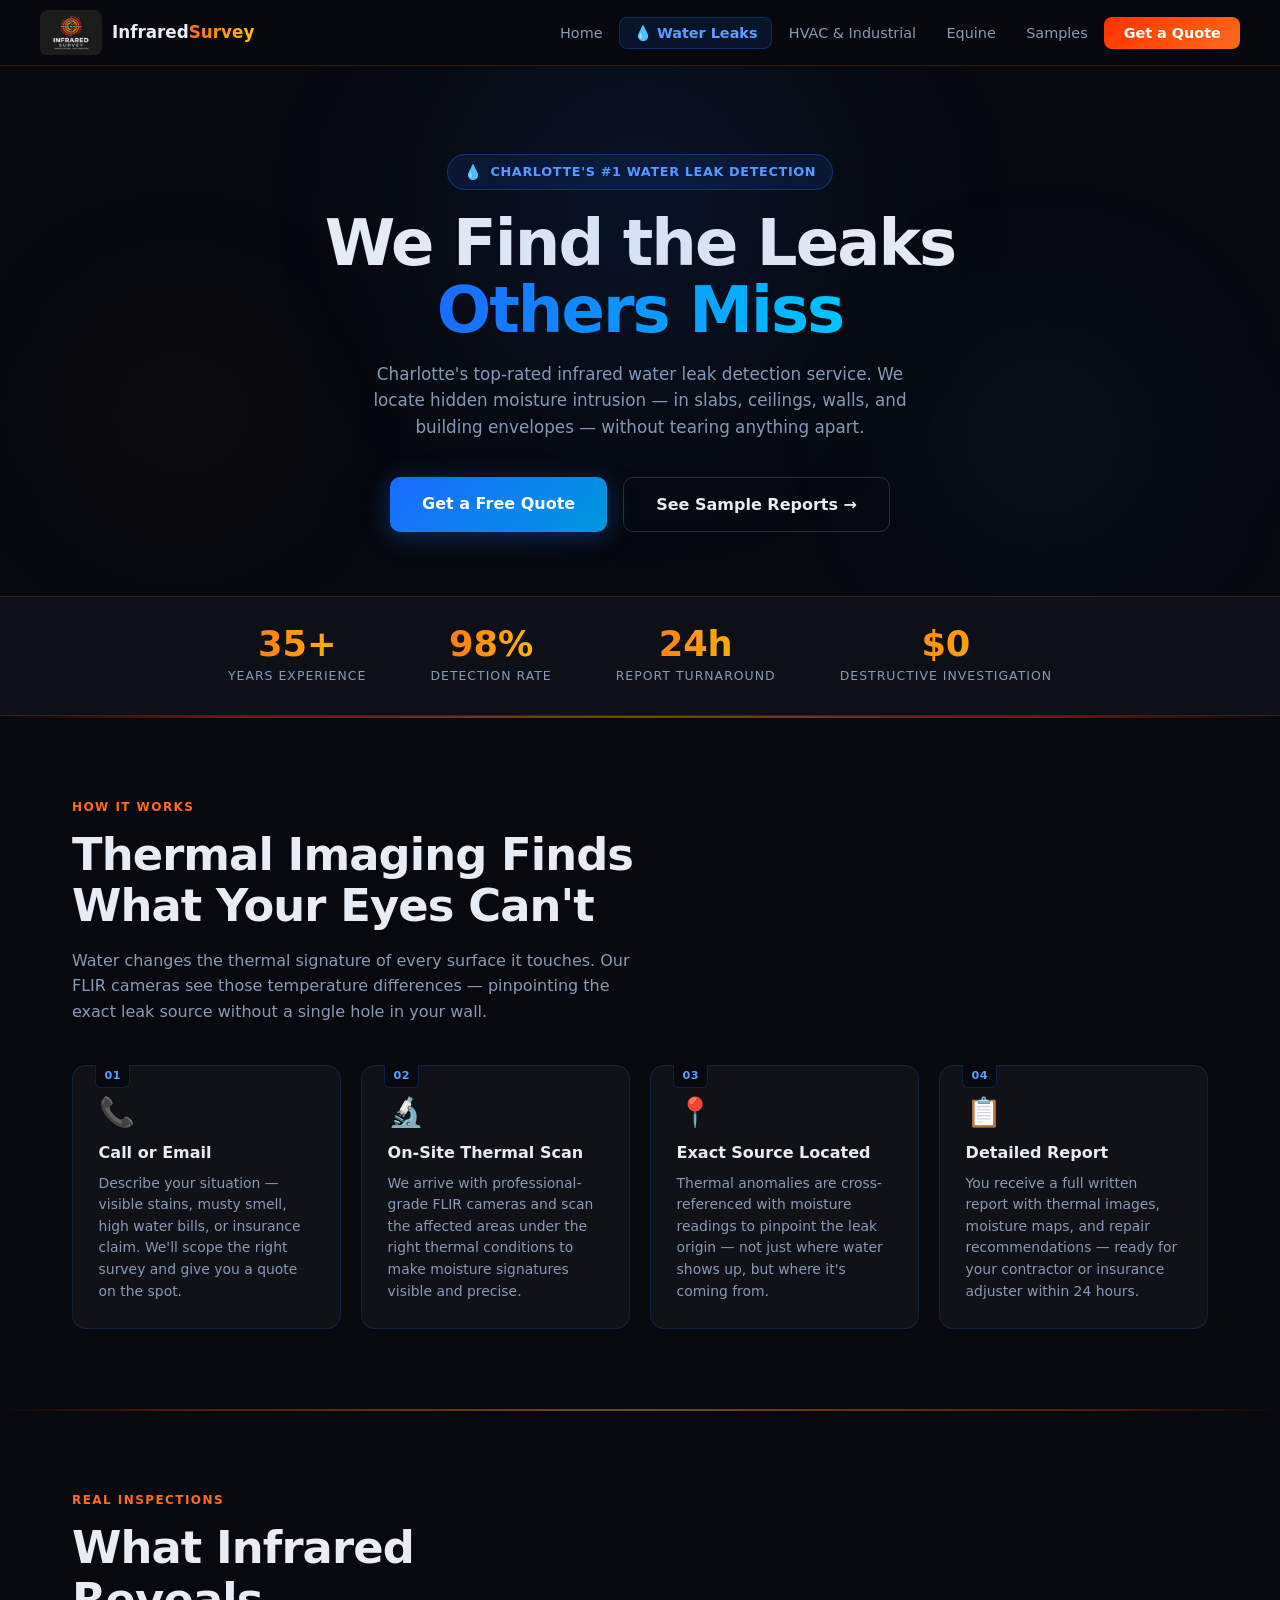
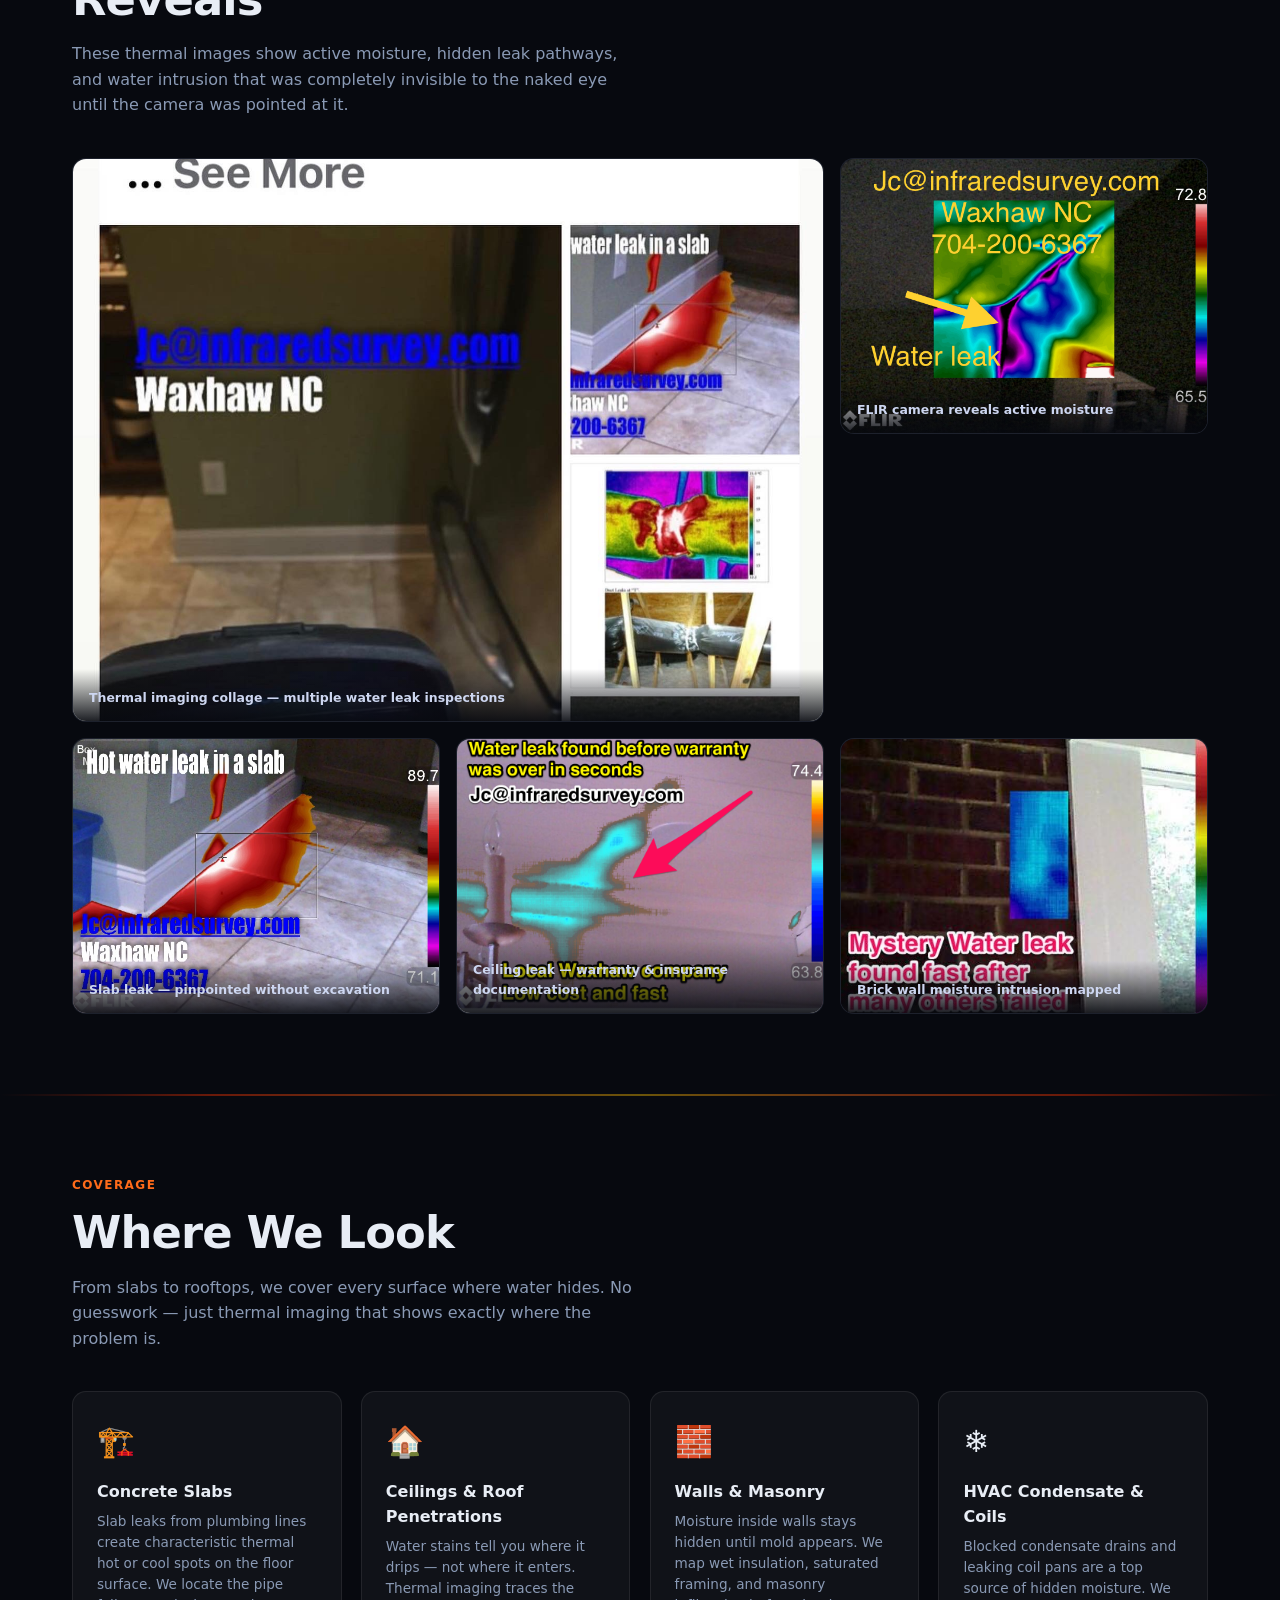
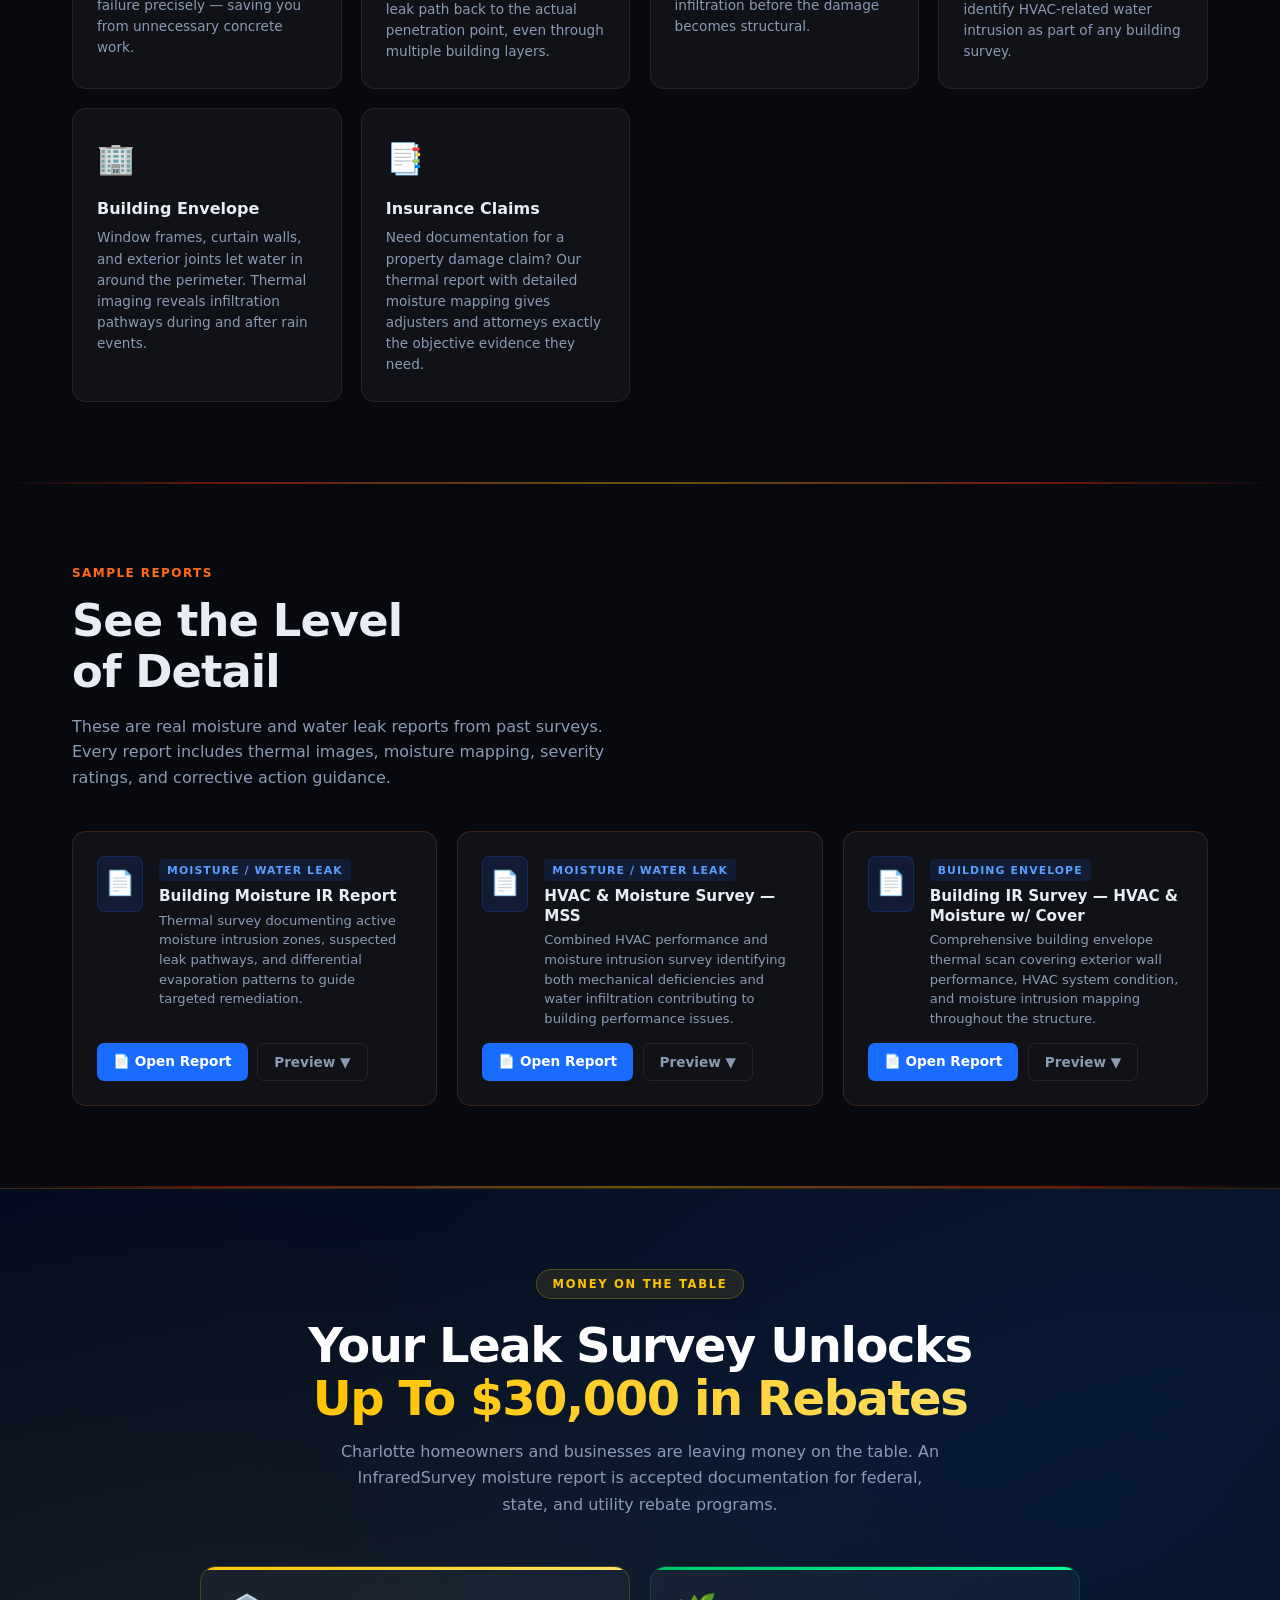
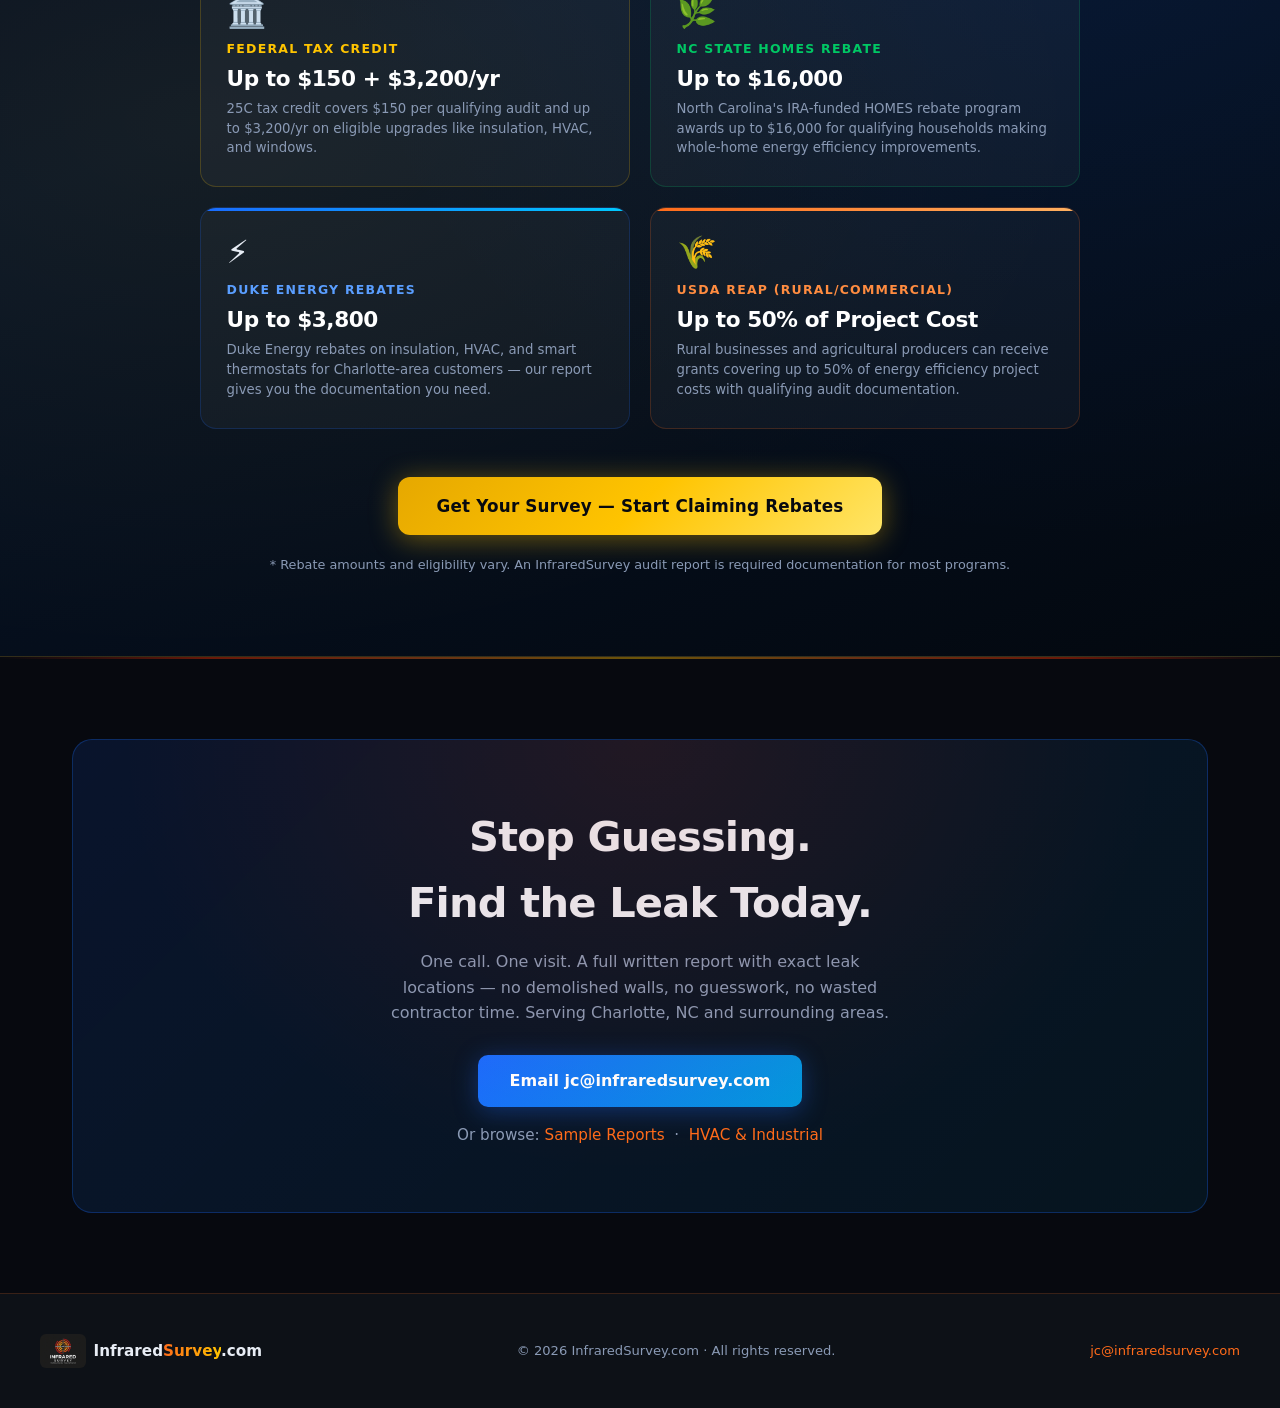
<file: water-leaks.html>
<!DOCTYPE html>
<html lang="en">
<head>
  <meta charset="UTF-8">
  <meta name="viewport" content="width=device-width, initial-scale=1.0">

  <title>Water Leak Detection Charlotte NC | Infrared Thermal Imaging</title>
  <meta name="description" content="Find water leaks without demolition. Charlotte NC's infrared water leak detection service locates slab leaks, roof leaks & moisture in walls fast. Call for a quote.">
  <meta name="keywords" content="water leak detection Charlotte NC, infrared water leak detection, slab leak detection thermal imaging, find water leak without demolition, moisture detection Charlotte NC, non-destructive leak detection NC, infrared leak detection Charlotte, building envelope moisture survey, insurance claim moisture survey Charlotte, thermal imaging water leak Charlotte, hidden leak detection Charlotte NC, FLIR water leak survey Charlotte">
  <meta name="author" content="InfraredSurvey.com">
  <meta name="robots" content="index, follow">
  <link rel="canonical" href="https://infraredsurvey.com/water-leaks.html">

  <meta name="geo.region" content="US-NC">
  <meta name="geo.placename" content="Charlotte, North Carolina">

  <meta property="og:type" content="website">
  <meta property="og:url" content="https://infraredsurvey.com/water-leaks.html">
  <meta property="og:title" content="Water Leak Detection Charlotte NC | Infrared Thermal Imaging">
  <meta property="og:description" content="Find water leaks without demolition. Charlotte NC's infrared water leak detection locates slab leaks, roof leaks & moisture in walls fast. 35+ years, 98% detection rate.">
  <meta property="og:locale" content="en_US">

  <script type="application/ld+json">
  {
    "@context": "https://schema.org",
    "@type": "LocalBusiness",
    "name": "InfraredSurvey",
    "description": "Charlotte NC's #1 infrared thermal imaging company. 35+ years experience. Water leak detection, HVAC inspection, building envelope surveys, equine thermography.",
    "url": "https://infraredsurvey.com",
    "telephone": "704-200-6367",
    "email": "jc@infraredsurvey.com",
    "address": {
      "@type": "PostalAddress",
      "addressLocality": "Waxhaw",
      "addressRegion": "NC",
      "addressCountry": "US"
    },
    "areaServed": ["Charlotte NC", "Waxhaw NC", "Matthews NC", "Ballantyne NC"],
    "priceRange": "$$",
    "hasOfferCatalog": {
      "@type": "OfferCatalog",
      "name": "Infrared Inspection Services",
      "itemListElement": [
        {"@type": "Offer", "itemOffered": {"@type": "Service", "name": "Water Leak Detection"}},
        {"@type": "Offer", "itemOffered": {"@type": "Service", "name": "HVAC Infrared Inspection"}},
        {"@type": "Offer", "itemOffered": {"@type": "Service", "name": "Equine Thermography"}},
        {"@type": "Offer", "itemOffered": {"@type": "Service", "name": "Building Envelope Survey"}}
      ]
    }
  }
  </script>
  <script type="application/ld+json">
  {
    "@context": "https://schema.org",
    "@type": "Service",
    "name": "Infrared Water Leak Detection Charlotte NC",
    "provider": {
      "@type": "LocalBusiness",
      "name": "InfraredSurvey",
      "url": "https://infraredsurvey.com",
      "telephone": "704-200-6367",
      "email": "jc@infraredsurvey.com",
      "address": { "@type": "PostalAddress", "addressLocality": "Waxhaw", "addressRegion": "NC", "addressCountry": "US" }
    },
    "description": "Non-destructive infrared thermal imaging for water leak and moisture detection. We find slab leaks, ceiling leaks, wall moisture, and building envelope failures without demolition. Serving Charlotte NC and surrounding areas.",
    "areaServed": ["Charlotte NC", "Waxhaw NC", "Matthews NC", "Ballantyne NC", "Concord NC", "Gastonia NC", "Rock Hill SC"],
    "serviceType": "Water Leak Detection"
  }
  </script>

  <link rel="stylesheet" href="styles.css">
  <style>
    /* ── PAGE HERO ── */
    .page-hero {
      position: relative;
      overflow: hidden;
      padding: 5.5rem 2rem 4rem;
      text-align: center;
    }

    .hero-glow {
      position: absolute;
      border-radius: 50%;
      filter: blur(90px);
      pointer-events: none;
    }
    .glow-1 {
      width: 560px; height: 480px;
      background: radial-gradient(circle, rgba(26,107,255,0.15), transparent 70%);
      top: -100px; left: 50%;
      transform: translateX(-50%);
      animation: pulse 6s ease-in-out infinite;
    }
    .glow-2 {
      width: 320px; height: 320px;
      background: radial-gradient(circle, rgba(0,180,255,0.09), transparent 70%);
      bottom: 0; right: 6%;
      animation: pulse 8s ease-in-out infinite reverse;
    }
    .glow-3 {
      width: 260px; height: 260px;
      background: radial-gradient(circle, rgba(255,107,26,0.08), transparent 70%);
      bottom: 10%; left: 4%;
      animation: pulse 7s ease-in-out infinite 2s;
    }

    .page-hero-badge {
      display: inline-flex;
      align-items: center;
      gap: 0.5rem;
      background: rgba(26,107,255,0.12);
      border: 1px solid rgba(26,107,255,0.35);
      border-radius: 999px;
      padding: 0.35rem 1rem;
      font-size: 0.8rem;
      font-weight: 600;
      color: #5a9eff;
      margin-bottom: 1.25rem;
      letter-spacing: 0.05em;
      text-transform: uppercase;
    }
    .page-hero-badge::before { content: "💧"; font-size: 0.9rem; }

    .page-hero h1 {
      font-size: clamp(2.2rem, 5.5vw, 4rem);
      font-weight: 900;
      line-height: 1.05;
      letter-spacing: -0.03em;
      margin-bottom: 1rem;
    }

    .page-hero h1 .gradient-blue {
      background: linear-gradient(90deg, #1a6bff, #00c9ff, #1a6bff);
      background-size: 200%;
      -webkit-background-clip: text;
      -webkit-text-fill-color: transparent;
      background-clip: text;
      animation: shimmer 4s linear infinite;
    }

    .page-hero p {
      color: var(--muted);
      font-size: 1.05rem;
      max-width: 560px;
      margin: 0 auto 2.25rem;
      line-height: 1.6;
    }

    .hero-actions {
      display: flex;
      gap: 1rem;
      justify-content: center;
      flex-wrap: wrap;
    }

    .btn-blue {
      display: inline-block;
      background: linear-gradient(135deg, #1a6bff, #0099dd);
      color: #fff;
      padding: 0.85rem 2rem;
      border-radius: 10px;
      font-weight: 700;
      font-size: 1rem;
      text-decoration: none;
      transition: transform 0.2s, box-shadow 0.2s;
      box-shadow: 0 4px 24px rgba(26,107,255,0.35);
    }
    .btn-blue:hover { transform: translateY(-2px); box-shadow: 0 8px 32px rgba(26,107,255,0.5); }

    /* ── HOW IT WORKS ── */
    .how-grid {
      display: grid;
      grid-template-columns: repeat(auto-fill, minmax(240px, 1fr));
      gap: 1.25rem;
      counter-reset: step;
    }

    .how-step {
      position: relative;
      background: var(--card);
      border: 1px solid rgba(26,107,255,0.18);
      border-radius: var(--radius);
      padding: 2rem 1.6rem 1.6rem;
      counter-increment: step;
    }

    .how-step::before {
      content: counter(step, decimal-leading-zero);
      position: absolute;
      top: -1px; left: 1.4rem;
      font-size: 0.7rem;
      font-weight: 800;
      letter-spacing: 0.05em;
      color: #5a9eff;
      background: var(--bg);
      padding: 0.15rem 0.5rem;
      border-radius: 0 0 6px 6px;
      border: 1px solid rgba(26,107,255,0.25);
      border-top: none;
    }

    .how-step-icon { font-size: 1.8rem; margin-bottom: 0.85rem; line-height: 1; }
    .how-step h3 { font-size: 1rem; font-weight: 700; margin-bottom: 0.45rem; }
    .how-step p  { font-size: 0.87rem; color: var(--muted); line-height: 1.55; }

    /* ── IMAGE GALLERY ── */
    .gallery-grid {
      display: grid;
      grid-template-columns: repeat(3, 1fr);
      gap: 1rem;
    }

    .gallery-grid .gallery-wide {
      grid-column: span 2;
    }

    .gallery-item {
      position: relative;
      border-radius: var(--radius);
      overflow: hidden;
      border: 1px solid var(--border2);
      aspect-ratio: 4/3;
      background: #0a0e1a;
      transition: border-color 0.25s, transform 0.25s;
    }

    .gallery-item:hover {
      border-color: rgba(26,107,255,0.45);
      transform: translateY(-3px);
    }

    .gallery-item img {
      width: 100%;
      height: 100%;
      object-fit: cover;
      display: block;
    }

    .gallery-caption {
      position: absolute;
      bottom: 0; left: 0; right: 0;
      background: linear-gradient(to top, rgba(7,9,15,0.9) 0%, transparent 100%);
      padding: 1.2rem 1rem 0.8rem;
      font-size: 0.78rem;
      font-weight: 600;
      color: #cdd6f0;
    }

    /* ── WHERE WE LOOK ── */
    .where-grid {
      display: grid;
      grid-template-columns: repeat(auto-fill, minmax(260px, 1fr));
      gap: 1.2rem;
    }

    .where-card {
      background: var(--card);
      border: 1px solid var(--border2);
      border-radius: var(--radius);
      padding: 1.6rem 1.5rem;
      transition: border-color 0.25s;
    }
    .where-card:hover { border-color: rgba(26,107,255,0.4); }

    .where-icon { font-size: 1.9rem; margin-bottom: 0.75rem; }
    .where-card h3 { font-size: 1rem; font-weight: 700; margin-bottom: 0.4rem; }
    .where-card p  { font-size: 0.85rem; color: var(--muted); line-height: 1.55; }

    /* ── SAMPLE REPORTS ── */
    .report-grid {
      display: grid;
      grid-template-columns: repeat(auto-fill, minmax(300px, 1fr));
      gap: 1.25rem;
    }

    .report-card {
      background: var(--card);
      border: 1px solid var(--border);
      border-radius: var(--radius);
      padding: 1.5rem;
      transition: border-color 0.25s, transform 0.25s;
      display: flex;
      flex-direction: column;
      gap: 0.9rem;
    }
    .report-card:hover { border-color: rgba(26,107,255,0.45); transform: translateY(-3px); }

    .report-card-top { display: flex; align-items: flex-start; gap: 1rem; }

    .report-file-icon {
      width: 46px; height: 56px;
      background: rgba(26,107,255,0.12);
      border: 1px solid rgba(26,107,255,0.2);
      border-radius: 8px;
      display: flex;
      align-items: center;
      justify-content: center;
      font-size: 1.5rem;
      flex-shrink: 0;
    }

    .report-meta { flex: 1; min-width: 0; }

    .report-tag {
      display: inline-block;
      font-size: 0.68rem;
      font-weight: 700;
      text-transform: uppercase;
      letter-spacing: 0.1em;
      color: #5a9eff;
      background: rgba(26,107,255,0.12);
      border-radius: 4px;
      padding: 0.15rem 0.5rem;
      margin-bottom: 0.35rem;
    }

    .report-meta h3 { font-size: 0.95rem; font-weight: 700; line-height: 1.3; margin-bottom: 0.25rem; }
    .report-meta p  { font-size: 0.82rem; color: var(--muted); line-height: 1.5; }

    .report-actions { display: flex; gap: 0.6rem; margin-top: auto; flex-wrap: wrap; }

    .btn-view {
      display: inline-flex;
      align-items: center;
      gap: 0.4rem;
      background: #1a6bff;
      color: #fff;
      padding: 0.5rem 1rem;
      border-radius: 7px;
      font-size: 0.85rem;
      font-weight: 600;
      text-decoration: none;
      transition: background 0.2s, transform 0.2s;
      white-space: nowrap;
    }
    .btn-view:hover { background: #3a80ff; transform: translateY(-1px); }

    .btn-expand {
      display: inline-flex;
      align-items: center;
      gap: 0.4rem;
      background: transparent;
      color: var(--muted);
      border: 1px solid var(--border2);
      padding: 0.5rem 1rem;
      border-radius: 7px;
      font-size: 0.85rem;
      font-weight: 600;
      cursor: pointer;
      font-family: inherit;
      transition: color 0.2s, border-color 0.2s;
      white-space: nowrap;
    }
    .btn-expand:hover { color: var(--text); border-color: rgba(255,255,255,0.2); }

    .embed-wrap { display: none; }
    .embed-wrap.open { display: block; margin-top: 0.5rem; }
    .embed-wrap iframe {
      width: 100%;
      height: 500px;
      border: 1px solid var(--border);
      border-radius: 8px;
      background: #0a0e1a;
    }

    /* ── MOBILE ── */
    @media (max-width: 700px) {
      .page-hero { padding: 4rem 1.25rem 3rem; }
      .gallery-grid { grid-template-columns: 1fr; }
      .gallery-grid .gallery-wide { grid-column: span 1; }
      .how-grid { grid-template-columns: 1fr; }
      .where-grid { grid-template-columns: 1fr; }
      .report-grid { grid-template-columns: 1fr; }
      .embed-wrap iframe { height: 320px; }
    }
  </style>
</head>
<body>

<!-- NAV -->
<nav>
  <a href="index.html" class="nav-logo">
    <img src="media/logo/company%20logo.jpg" alt="Infrared Survey Logo">
    <span class="nav-logo-text">Infrared<em>Survey</em></span>
  </a>
  <button class="nav-toggle" aria-label="Menu" onclick="document.querySelector('.nav-links').classList.toggle('open')">&#9776;</button>
  <ul class="nav-links">
    <li><a href="index.html">Home</a></li>
    <li><a href="water-leaks.html" class="nav-water active">💧 Water Leaks</a></li>
    <li><a href="hvac.html">HVAC &amp; Industrial</a></li>
    <li><a href="equine.html">Equine</a></li>
    <li><a href="samples.html">Samples</a></li>
    <li><a href="mailto:jc@infraredsurvey.com" class="nav-cta">Get a Quote</a></li>
  </ul>
</nav>

<!-- HERO -->
<section class="page-hero">
  <div class="hero-glow glow-1"></div>
  <div class="hero-glow glow-2"></div>
  <div class="hero-glow glow-3"></div>
  <div class="page-hero-badge">Charlotte's #1 Water Leak Detection</div>
  <h1>We Find the Leaks<br><span class="gradient-blue">Others Miss</span></h1>
  <p>Charlotte's top-rated infrared water leak detection service. We locate hidden moisture intrusion — in slabs, ceilings, walls, and building envelopes — without tearing anything apart.</p>
  <div class="hero-actions">
    <a href="mailto:jc@infraredsurvey.com" class="btn-blue">Get a Free Quote</a>
    <a href="samples.html" class="btn-outline">See Sample Reports →</a>
  </div>
</section>

<!-- STATS -->
<div class="stats-bar">
  <div class="stats-inner">
    <div class="stat">
      <div class="stat-num">35+</div>
      <div class="stat-label">Years Experience</div>
    </div>
    <div class="stat">
      <div class="stat-num">98%</div>
      <div class="stat-label">Detection Rate</div>
    </div>
    <div class="stat">
      <div class="stat-num">24h</div>
      <div class="stat-label">Report Turnaround</div>
    </div>
    <div class="stat">
      <div class="stat-num">$0</div>
      <div class="stat-label">Destructive Investigation</div>
    </div>
  </div>
</div>

<div class="thermal-divider"></div>

<!-- HOW IT WORKS -->
<div class="section-wrap">
  <div class="section-label">How It Works</div>
  <h2 class="section-title">Thermal Imaging Finds<br>What Your Eyes Can't</h2>
  <p class="section-sub">Water changes the thermal signature of every surface it touches. Our FLIR cameras see those temperature differences — pinpointing the exact leak source without a single hole in your wall.</p>

  <div class="how-grid">
    <div class="how-step">
      <div class="how-step-icon">📞</div>
      <h3>Call or Email</h3>
      <p>Describe your situation — visible stains, musty smell, high water bills, or insurance claim. We'll scope the right survey and give you a quote on the spot.</p>
    </div>
    <div class="how-step">
      <div class="how-step-icon">🔬</div>
      <h3>On-Site Thermal Scan</h3>
      <p>We arrive with professional-grade FLIR cameras and scan the affected areas under the right thermal conditions to make moisture signatures visible and precise.</p>
    </div>
    <div class="how-step">
      <div class="how-step-icon">📍</div>
      <h3>Exact Source Located</h3>
      <p>Thermal anomalies are cross-referenced with moisture readings to pinpoint the leak origin — not just where water shows up, but where it's coming from.</p>
    </div>
    <div class="how-step">
      <div class="how-step-icon">📋</div>
      <h3>Detailed Report</h3>
      <p>You receive a full written report with thermal images, moisture maps, and repair recommendations — ready for your contractor or insurance adjuster within 24 hours.</p>
    </div>
  </div>
</div>

<div class="thermal-divider"></div>

<!-- IMAGE GALLERY -->
<div class="section-wrap">
  <div class="section-label">Real Inspections</div>
  <h2 class="section-title">What Infrared<br>Reveals</h2>
  <p class="section-sub">These thermal images show active moisture, hidden leak pathways, and water intrusion that was completely invisible to the naked eye until the camera was pointed at it.</p>

  <div class="gallery-grid">
    <div class="gallery-item gallery-wide">
      <img src="media/water-leaks/water-leak-collage.jpeg" alt="Water leak thermal imaging collage — multiple inspection examples">
      <div class="gallery-caption">Thermal imaging collage — multiple water leak inspections</div>
    </div>
    <div class="gallery-item">
      <img src="media/water-leaks/water-leak-thermal-flir.jpeg" alt="FLIR thermal image showing active water leak signature">
      <div class="gallery-caption">FLIR camera reveals active moisture</div>
    </div>
    <div class="gallery-item">
      <img src="media/water-leaks/water-leak-slab.jpeg" alt="Slab leak detected with infrared thermal imaging">
      <div class="gallery-caption">Slab leak — pinpointed without excavation</div>
    </div>
    <div class="gallery-item">
      <img src="media/water-leaks/water-leak-ceiling-warranty.png" alt="Ceiling water leak detected via infrared for warranty claim">
      <div class="gallery-caption">Ceiling leak — warranty &amp; insurance documentation</div>
    </div>
    <div class="gallery-item">
      <img src="media/water-leaks/water-leak-brick-wall.jpeg" alt="Brick wall moisture intrusion detected with thermal imaging">
      <div class="gallery-caption">Brick wall moisture intrusion mapped</div>
    </div>
  </div>
</div>

<div class="thermal-divider"></div>

<!-- WHERE WE LOOK -->
<div class="section-wrap">
  <div class="section-label">Coverage</div>
  <h2 class="section-title">Where We Look</h2>
  <p class="section-sub">From slabs to rooftops, we cover every surface where water hides. No guesswork — just thermal imaging that shows exactly where the problem is.</p>

  <div class="where-grid">
    <div class="where-card">
      <div class="where-icon">🏗️</div>
      <h3>Concrete Slabs</h3>
      <p>Slab leaks from plumbing lines create characteristic thermal hot or cool spots on the floor surface. We locate the pipe failure precisely — saving you from unnecessary concrete work.</p>
    </div>
    <div class="where-card">
      <div class="where-icon">🏠</div>
      <h3>Ceilings &amp; Roof Penetrations</h3>
      <p>Water stains tell you where it drips — not where it enters. Thermal imaging traces the leak path back to the actual penetration point, even through multiple building layers.</p>
    </div>
    <div class="where-card">
      <div class="where-icon">🧱</div>
      <h3>Walls &amp; Masonry</h3>
      <p>Moisture inside walls stays hidden until mold appears. We map wet insulation, saturated framing, and masonry infiltration before the damage becomes structural.</p>
    </div>
    <div class="where-card">
      <div class="where-icon">❄️</div>
      <h3>HVAC Condensate &amp; Coils</h3>
      <p>Blocked condensate drains and leaking coil pans are a top source of hidden moisture. We identify HVAC-related water intrusion as part of any building survey.</p>
    </div>
    <div class="where-card">
      <div class="where-icon">🏢</div>
      <h3>Building Envelope</h3>
      <p>Window frames, curtain walls, and exterior joints let water in around the perimeter. Thermal imaging reveals infiltration pathways during and after rain events.</p>
    </div>
    <div class="where-card">
      <div class="where-icon">📑</div>
      <h3>Insurance Claims</h3>
      <p>Need documentation for a property damage claim? Our thermal report with detailed moisture mapping gives adjusters and attorneys exactly the objective evidence they need.</p>
    </div>
  </div>
</div>

<div class="thermal-divider"></div>

<!-- SAMPLE REPORTS -->
<div class="section-wrap">
  <div class="section-label">Sample Reports</div>
  <h2 class="section-title">See the Level<br>of Detail</h2>
  <p class="section-sub">These are real moisture and water leak reports from past surveys. Every report includes thermal images, moisture mapping, severity ratings, and corrective action guidance.</p>

  <div class="report-grid">

    <div class="report-card">
      <div class="report-card-top">
        <div class="report-file-icon">📄</div>
        <div class="report-meta">
          <span class="report-tag">Moisture / Water Leak</span>
          <h3>Building Moisture IR Report</h3>
          <p>Thermal survey documenting active moisture intrusion zones, suspected leak pathways, and differential evaporation patterns to guide targeted remediation.</p>
        </div>
      </div>
      <div class="report-actions">
        <a href="media/samples/sample%20IR%20reports/sample%20building%20IR%20for%20HVAC%20and%20moisture%20AKS.pdf" target="_blank" class="btn-view">&#128196; Open Report</a>
        <button class="btn-expand" onclick="toggleEmbed(this)">Preview &#9660;</button>
      </div>
      <div class="embed-wrap">
        <iframe src="media/samples/sample%20IR%20reports/sample%20building%20IR%20for%20HVAC%20and%20moisture%20AKS.pdf" title="Building Moisture IR Report AKS"></iframe>
      </div>
    </div>

    <div class="report-card">
      <div class="report-card-top">
        <div class="report-file-icon">📄</div>
        <div class="report-meta">
          <span class="report-tag">Moisture / Water Leak</span>
          <h3>HVAC &amp; Moisture Survey — MSS</h3>
          <p>Combined HVAC performance and moisture intrusion survey identifying both mechanical deficiencies and water infiltration contributing to building performance issues.</p>
        </div>
      </div>
      <div class="report-actions">
        <a href="media/samples/sample%20IR%20reports/sample%20building%20IR%20for%20HVAC%20and%20moisture%20mss.pdf" target="_blank" class="btn-view">&#128196; Open Report</a>
        <button class="btn-expand" onclick="toggleEmbed(this)">Preview &#9660;</button>
      </div>
      <div class="embed-wrap">
        <iframe src="media/samples/sample%20IR%20reports/sample%20building%20IR%20for%20HVAC%20and%20moisture%20mss.pdf" title="Building Moisture Survey MSS"></iframe>
      </div>
    </div>

    <div class="report-card">
      <div class="report-card-top">
        <div class="report-file-icon">📄</div>
        <div class="report-meta">
          <span class="report-tag">Building Envelope</span>
          <h3>Building IR Survey — HVAC &amp; Moisture w/ Cover</h3>
          <p>Comprehensive building envelope thermal scan covering exterior wall performance, HVAC system condition, and moisture intrusion mapping throughout the structure.</p>
        </div>
      </div>
      <div class="report-actions">
        <a href="media/samples/sample%20IR%20reports/sample%20building%20IR%20for%20HVAC%20and%20moisture%20w%20cover.pdf" target="_blank" class="btn-view">&#128196; Open Report</a>
        <button class="btn-expand" onclick="toggleEmbed(this)">Preview &#9660;</button>
      </div>
      <div class="embed-wrap">
        <iframe src="media/samples/sample%20IR%20reports/sample%20building%20IR%20for%20HVAC%20and%20moisture%20w%20cover.pdf" title="Building Envelope Survey with Cover"></iframe>
      </div>
    </div>

  </div>
</div>

<div class="thermal-divider"></div>

<!-- REBATES -->
<section class="rebates-section">
  <div class="rebates-inner">
    <div class="rebates-label">Money on the Table</div>
    <h2 class="rebates-headline">Your Leak Survey Unlocks<br><span class="rebates-amount">Up To $30,000 in Rebates</span></h2>
    <p class="rebates-sub">Charlotte homeowners and businesses are leaving money on the table. An InfraredSurvey moisture report is accepted documentation for federal, state, and utility rebate programs.</p>

    <div class="rebates-grid">
      <div class="rebate-card federal">
        <div class="rebate-icon">🏛️</div>
        <div class="rebate-name">Federal Tax Credit</div>
        <div class="rebate-amount">Up to $150 + $3,200/yr</div>
        <div class="rebate-desc">25C tax credit covers $150 per qualifying audit and up to $3,200/yr on eligible upgrades like insulation, HVAC, and windows.</div>
      </div>
      <div class="rebate-card state">
        <div class="rebate-icon">🌿</div>
        <div class="rebate-name">NC State HOMES Rebate</div>
        <div class="rebate-amount">Up to $16,000</div>
        <div class="rebate-desc">North Carolina's IRA-funded HOMES rebate program awards up to $16,000 for qualifying households making whole-home energy efficiency improvements.</div>
      </div>
      <div class="rebate-card duke">
        <div class="rebate-icon">⚡</div>
        <div class="rebate-name">Duke Energy Rebates</div>
        <div class="rebate-amount">Up to $3,800</div>
        <div class="rebate-desc">Duke Energy rebates on insulation, HVAC, and smart thermostats for Charlotte-area customers — our report gives you the documentation you need.</div>
      </div>
      <div class="rebate-card usda">
        <div class="rebate-icon">🌾</div>
        <div class="rebate-name">USDA REAP (Rural/Commercial)</div>
        <div class="rebate-amount">Up to 50% of Project Cost</div>
        <div class="rebate-desc">Rural businesses and agricultural producers can receive grants covering up to 50% of energy efficiency project costs with qualifying audit documentation.</div>
      </div>
    </div>

    <a href="mailto:jc@infraredsurvey.com" class="rebates-cta">Get Your Survey — Start Claiming Rebates</a>
    <p class="rebates-note">* Rebate amounts and eligibility vary. An InfraredSurvey audit report is required documentation for most programs.</p>
  </div>
</section>

<div class="thermal-divider"></div>

<!-- CTA -->
<div class="section-wrap">
  <div class="cta-banner" style="background: linear-gradient(135deg, rgba(26,107,255,0.12), rgba(0,180,255,0.07)); border-color: rgba(26,107,255,0.28);">
    <h2>Stop Guessing.<br>Find the Leak Today.</h2>
    <p class="cta-sub">One call. One visit. A full written report with exact leak locations — no demolished walls, no guesswork, no wasted contractor time. Serving Charlotte, NC and surrounding areas.</p>
    <a href="mailto:jc@infraredsurvey.com" class="btn-blue">Email jc@infraredsurvey.com</a>
    <div class="cta-contact">
      Or browse:
      <a href="samples.html">Sample Reports</a> &nbsp;·&nbsp;
      <a href="hvac.html">HVAC &amp; Industrial</a>
    </div>
  </div>
</div>

<!-- FOOTER -->
<footer>
  <div class="footer-logo">
    <img src="media/logo/company%20logo.jpg" alt="Infrared Survey">
    <span class="footer-logo-text">Infrared<span>Survey</span>.com</span>
  </div>
  <p>© 2026 InfraredSurvey.com · All rights reserved.</p>
  <p><a href="mailto:jc@infraredsurvey.com">jc@infraredsurvey.com</a></p>
</footer>

<script>
  function toggleEmbed(btn) {
    const wrap = btn.closest('.report-card').querySelector('.embed-wrap');
    const isOpen = wrap.classList.contains('open');
    if (!isOpen) {
      wrap.classList.add('open');
      btn.textContent = 'Hide Preview \u25B2';
    } else {
      wrap.classList.remove('open');
      btn.textContent = 'Preview \u25BC';
    }
  }
</script>

</body>
</html>
</file>
<file: styles.css>
/* ── RESET & BASE ─────────────────────────────────── */
*, *::before, *::after { box-sizing: border-box; margin: 0; padding: 0; }
html { scroll-behavior: smooth; }

body {
  font-family: 'Segoe UI', system-ui, -apple-system, sans-serif;
  background: #07090f;
  color: #e8edf5;
  line-height: 1.6;
  overflow-x: hidden;
}

img { max-width: 100%; display: block; }
a { color: inherit; text-decoration: none; }

/* ── CSS VARIABLES ──────────────────────────────────── */
:root {
  --bg:      #07090f;
  --bg2:     #0d1117;
  --card:    rgba(255,255,255,0.04);
  --border:  rgba(255,107,26,0.18);
  --border2: rgba(255,255,255,0.08);
  --orange:  #ff6b1a;
  --red:     #ff3200;
  --yellow:  #ffc400;
  --blue:    #1a6bff;
  --text:    #e8edf5;
  --muted:   #8a9ab5;
  --radius:  14px;
  --max-w:   1200px;
}

/* ── ANIMATIONS ─────────────────────────────────────── */
@keyframes pulse {
  0%, 100% { opacity: 0.6; transform: scale(1) translateX(var(--tx, 0)); }
  50%       { opacity: 1;   transform: scale(1.15) translateX(var(--tx, 0)); }
}
@keyframes shimmer {
  0%   { background-position: 0% 50%; }
  100% { background-position: 200% 50%; }
}

/* ── NAVIGATION ─────────────────────────────────────── */
nav {
  position: sticky;
  top: 0;
  z-index: 100;
  display: flex;
  align-items: center;
  justify-content: space-between;
  padding: 0 2.5rem;
  height: 66px;
  background: rgba(7,9,15,0.95);
  backdrop-filter: blur(18px);
  border-bottom: 1px solid var(--border);
  gap: 1rem;
}

.nav-logo {
  display: flex;
  align-items: center;
  gap: 0.65rem;
  flex-shrink: 0;
  text-decoration: none;
}

.nav-logo img {
  height: 46px;
  width: auto;
  border-radius: 8px;
  object-fit: contain;
}

.nav-logo-text {
  font-size: 1.05rem;
  font-weight: 700;
  color: var(--text);
  white-space: nowrap;
}

.nav-logo-text em {
  font-style: normal;
  background: linear-gradient(90deg, var(--orange), var(--yellow));
  -webkit-background-clip: text;
  -webkit-text-fill-color: transparent;
  background-clip: text;
}

.nav-links {
  display: flex;
  align-items: center;
  gap: 0.2rem;
  list-style: none;
}

.nav-links a {
  color: var(--muted);
  text-decoration: none;
  font-size: 0.9rem;
  font-weight: 500;
  padding: 0.45rem 0.85rem;
  border-radius: 8px;
  transition: color 0.2s, background 0.2s;
  white-space: nowrap;
}

.nav-links a:hover { color: var(--text); background: rgba(255,255,255,0.05); }
.nav-links a.active { color: var(--orange); font-weight: 600; }

.nav-cta {
  background: linear-gradient(135deg, var(--red), var(--orange)) !important;
  color: #fff !important;
  font-weight: 600 !important;
  padding: 0.5rem 1.2rem !important;
  border-radius: 8px !important;
  transition: opacity 0.2s, transform 0.2s !important;
}
.nav-cta:hover { opacity: 0.88 !important; transform: translateY(-1px) !important; background: none !important; }

.nav-water {
  background: rgba(26,107,255,0.12) !important;
  border: 1px solid rgba(26,107,255,0.3) !important;
  color: #5a9eff !important;
  font-weight: 600 !important;
  border-radius: 8px !important;
}
.nav-water:hover { background: rgba(26,107,255,0.22) !important; color: #7eb5ff !important; }

.nav-toggle {
  display: none;
  background: none;
  border: 1px solid var(--border2);
  border-radius: 8px;
  color: var(--text);
  padding: 0.4rem 0.75rem;
  font-size: 1.25rem;
  cursor: pointer;
  line-height: 1;
  flex-shrink: 0;
}

/* ── STATS BAR ──────────────────────────────────────── */
.stats-bar {
  background: var(--bg2);
  border-top: 1px solid var(--border);
  border-bottom: 1px solid var(--border);
  padding: 1.8rem 2rem;
}

.stats-inner {
  max-width: var(--max-w);
  margin: 0 auto;
  display: flex;
  justify-content: center;
  gap: 4rem;
  flex-wrap: wrap;
}

.stat { text-align: center; }

.stat-num {
  font-size: 2.2rem;
  font-weight: 800;
  background: linear-gradient(90deg, var(--orange), var(--yellow));
  -webkit-background-clip: text;
  -webkit-text-fill-color: transparent;
  background-clip: text;
  line-height: 1;
}

.stat-label {
  font-size: 0.78rem;
  color: var(--muted);
  text-transform: uppercase;
  letter-spacing: 0.08em;
  margin-top: 0.3rem;
}

/* ── THERMAL DIVIDER ────────────────────────────────── */
.thermal-divider {
  width: 100%;
  height: 2px;
  background: linear-gradient(90deg,
    transparent, var(--red), var(--orange), var(--yellow),
    var(--orange), var(--red), transparent);
  opacity: 0.4;
}

/* ── SECTION HELPERS ────────────────────────────────── */
.section-wrap {
  max-width: var(--max-w);
  margin: 0 auto;
  padding: 5rem 2rem;
}

.section-label {
  font-size: 0.75rem;
  font-weight: 700;
  text-transform: uppercase;
  letter-spacing: 0.12em;
  color: var(--orange);
  margin-bottom: 0.75rem;
}

.section-title {
  font-size: clamp(1.8rem, 4vw, 2.8rem);
  font-weight: 800;
  letter-spacing: -0.02em;
  line-height: 1.15;
  margin-bottom: 1rem;
}

.section-sub {
  color: var(--muted);
  font-size: 1rem;
  max-width: 560px;
  margin-bottom: 2.5rem;
}

/* ── BUTTONS ────────────────────────────────────────── */
.btn-primary {
  display: inline-block;
  background: linear-gradient(135deg, var(--red), var(--orange));
  color: #fff;
  padding: 0.85rem 2rem;
  border-radius: 10px;
  font-weight: 700;
  font-size: 1rem;
  text-decoration: none;
  transition: transform 0.2s, box-shadow 0.2s;
  box-shadow: 0 4px 24px rgba(255,50,0,0.3);
}
.btn-primary:hover { transform: translateY(-2px); box-shadow: 0 8px 32px rgba(255,50,0,0.45); }

.btn-outline {
  display: inline-block;
  background: transparent;
  color: var(--text);
  padding: 0.85rem 2rem;
  border-radius: 10px;
  font-weight: 600;
  font-size: 1rem;
  text-decoration: none;
  border: 1px solid rgba(255,255,255,0.15);
  transition: border-color 0.2s, background 0.2s;
}
.btn-outline:hover { border-color: var(--orange); background: rgba(255,107,26,0.06); }

/* ── CTA BANNER ─────────────────────────────────────── */
.cta-banner {
  background: linear-gradient(135deg, rgba(255,50,0,0.12), rgba(255,196,0,0.08));
  border: 1px solid rgba(255,107,26,0.25);
  border-radius: 20px;
  padding: 4rem 3rem;
  text-align: center;
  position: relative;
  overflow: hidden;
}
.cta-banner::before {
  content: "";
  position: absolute; inset: 0;
  background: radial-gradient(ellipse at center top, rgba(255,50,0,0.1), transparent 65%);
  pointer-events: none;
}
.cta-banner h2 {
  font-size: clamp(1.8rem, 4vw, 2.6rem);
  font-weight: 800;
  letter-spacing: -0.02em;
  margin-bottom: 0.75rem;
}
.cta-banner > p, .cta-banner .cta-sub {
  color: var(--muted);
  font-size: 1rem;
  margin-bottom: 1.8rem;
  max-width: 500px;
  margin-left: auto;
  margin-right: auto;
}
.cta-contact {
  margin-top: 1rem;
  font-size: 0.95rem;
  color: var(--muted);
}
.cta-contact a { color: var(--orange); }

/* ── FOOTER ─────────────────────────────────────────── */
footer {
  background: var(--bg2);
  border-top: 1px solid var(--border);
  padding: 2.5rem;
  display: flex;
  align-items: center;
  justify-content: space-between;
  flex-wrap: wrap;
  gap: 1rem;
}

.footer-logo {
  display: flex;
  align-items: center;
  gap: 0.5rem;
}

.footer-logo img {
  height: 34px;
  width: auto;
  border-radius: 6px;
  object-fit: contain;
}

.footer-logo-text {
  font-weight: 700;
  font-size: 0.95rem;
}

.footer-logo-text span {
  background: linear-gradient(90deg, var(--orange), var(--yellow));
  -webkit-background-clip: text;
  -webkit-text-fill-color: transparent;
  background-clip: text;
}

footer p { color: var(--muted); font-size: 0.82rem; }
footer a { color: var(--orange); text-decoration: none; }
footer a:hover { color: var(--yellow); }

/* ── REBATES SECTION ────────────────────────────────── */
.rebates-section {
  background: linear-gradient(160deg, #050c1f 0%, #071428 40%, #03080f 100%);
  border-top: 1px solid rgba(255,196,0,0.18);
  border-bottom: 1px solid rgba(255,196,0,0.18);
  padding: 5rem 2rem;
  position: relative;
  overflow: hidden;
}

.rebates-section::before {
  content: "";
  position: absolute;
  inset: 0;
  background:
    radial-gradient(ellipse 70% 50% at 15% 50%, rgba(255,196,0,0.06), transparent),
    radial-gradient(ellipse 60% 60% at 85% 30%, rgba(26,107,255,0.07), transparent);
  pointer-events: none;
}

.rebates-inner {
  max-width: var(--max-w);
  margin: 0 auto;
  position: relative;
  z-index: 1;
  text-align: center;
}

.rebates-label {
  display: inline-block;
  font-size: 0.72rem;
  font-weight: 800;
  text-transform: uppercase;
  letter-spacing: 0.15em;
  color: #ffc400;
  background: rgba(255,196,0,0.1);
  border: 1px solid rgba(255,196,0,0.25);
  border-radius: 999px;
  padding: 0.3rem 1rem;
  margin-bottom: 1.25rem;
}

.rebates-headline {
  font-size: clamp(1.9rem, 4.5vw, 3rem);
  font-weight: 900;
  letter-spacing: -0.03em;
  line-height: 1.1;
  margin-bottom: 0.9rem;
  color: #fff;
}

.rebates-headline .rebates-amount {
  background: linear-gradient(90deg, #ffc400, #ffdd60, #ffc400);
  background-size: 200%;
  -webkit-background-clip: text;
  -webkit-text-fill-color: transparent;
  background-clip: text;
  animation: shimmer 3s linear infinite;
}

.rebates-sub {
  color: var(--muted);
  font-size: 1rem;
  max-width: 600px;
  margin: 0 auto 3rem;
  line-height: 1.65;
}

.rebates-grid {
  display: grid;
  grid-template-columns: repeat(2, 1fr);
  gap: 1.25rem;
  max-width: 880px;
  margin: 0 auto 3rem;
  text-align: left;
}

.rebate-card {
  background: rgba(255,255,255,0.035);
  border: 1px solid rgba(255,255,255,0.08);
  border-radius: 16px;
  padding: 1.75rem 1.6rem;
  position: relative;
  overflow: hidden;
  transition: transform 0.25s, border-color 0.25s, box-shadow 0.25s;
}

.rebate-card::before {
  content: "";
  position: absolute;
  top: 0; left: 0; right: 0;
  height: 3px;
  border-radius: 16px 16px 0 0;
}

.rebate-card:hover {
  transform: translateY(-5px);
}

.rebate-card.federal { border-color: rgba(255,196,0,0.2); }
.rebate-card.federal::before { background: linear-gradient(90deg, #ffc400, #ffe566); }
.rebate-card.federal:hover { border-color: rgba(255,196,0,0.5); box-shadow: 0 12px 40px rgba(255,196,0,0.14); }

.rebate-card.state { border-color: rgba(0,200,100,0.2); }
.rebate-card.state::before { background: linear-gradient(90deg, #00c864, #00ff99); }
.rebate-card.state:hover { border-color: rgba(0,200,100,0.5); box-shadow: 0 12px 40px rgba(0,200,100,0.13); }

.rebate-card.duke { border-color: rgba(26,107,255,0.2); }
.rebate-card.duke::before { background: linear-gradient(90deg, #1a6bff, #00c9ff); }
.rebate-card.duke:hover { border-color: rgba(26,107,255,0.5); box-shadow: 0 12px 40px rgba(26,107,255,0.15); }

.rebate-card.usda { border-color: rgba(255,107,26,0.2); }
.rebate-card.usda::before { background: linear-gradient(90deg, #ff6b1a, #ffb060); }
.rebate-card.usda:hover { border-color: rgba(255,107,26,0.5); box-shadow: 0 12px 40px rgba(255,107,26,0.13); }

.rebate-icon {
  font-size: 2rem;
  margin-bottom: 0.75rem;
  line-height: 1;
}

.rebate-name {
  font-size: 0.78rem;
  font-weight: 700;
  text-transform: uppercase;
  letter-spacing: 0.1em;
  margin-bottom: 0.4rem;
}

.rebate-card.federal .rebate-name { color: #ffc400; }
.rebate-card.state  .rebate-name { color: #00c864; }
.rebate-card.duke   .rebate-name { color: #5a9eff; }
.rebate-card.usda   .rebate-name { color: #ff8c40; }

.rebate-amount {
  font-size: 1.35rem;
  font-weight: 900;
  color: #fff;
  letter-spacing: -0.02em;
  margin-bottom: 0.45rem;
  line-height: 1.2;
}

.rebate-desc {
  font-size: 0.83rem;
  color: var(--muted);
  line-height: 1.5;
}

.rebates-cta {
  display: inline-block;
  background: linear-gradient(135deg, #e6a800, #ffc400, #ffe566);
  color: #07090f;
  padding: 1rem 2.4rem;
  border-radius: 12px;
  font-weight: 800;
  font-size: 1.05rem;
  text-decoration: none;
  letter-spacing: 0.01em;
  transition: transform 0.2s, box-shadow 0.2s;
  box-shadow: 0 4px 28px rgba(255,196,0,0.4);
}

.rebates-cta:hover {
  transform: translateY(-3px);
  box-shadow: 0 10px 40px rgba(255,196,0,0.55);
}

.rebates-note {
  margin-top: 1.25rem;
  font-size: 0.8rem;
  color: var(--muted);
}

@media (max-width: 700px) {
  .rebates-section { padding: 3.5rem 1.25rem; }
  .rebates-grid { grid-template-columns: 1fr; max-width: 100%; }
}

/* ── MOBILE ─────────────────────────────────────────── */
@media (max-width: 700px) {
  nav { padding: 0 1.2rem; }

  .nav-toggle {
    display: flex;
    align-items: center;
    justify-content: center;
  }

  .nav-links {
    display: none;
    position: fixed;
    top: 66px;
    left: 0; right: 0;
    z-index: 99;
    background: rgba(7,9,15,0.98);
    backdrop-filter: blur(18px);
    border-bottom: 1px solid var(--border);
    flex-direction: column;
    padding: 1rem 1.2rem 1.75rem;
    gap: 0.35rem;
    align-items: stretch;
    max-height: calc(100vh - 66px);
    overflow-y: auto;
  }

  .nav-links.open { display: flex; }

  .nav-links a {
    padding: 0.85rem 1rem !important;
    font-size: 1rem;
    border-radius: 8px;
    line-height: 1.4;
    display: block;
  }

  .stats-inner { gap: 2rem; }

  .section-wrap { padding: 3.5rem 1.25rem; }

  .cta-banner { padding: 3rem 1.5rem; }

  footer {
    flex-direction: column;
    text-align: center;
    align-items: center;
  }
}
</file>
